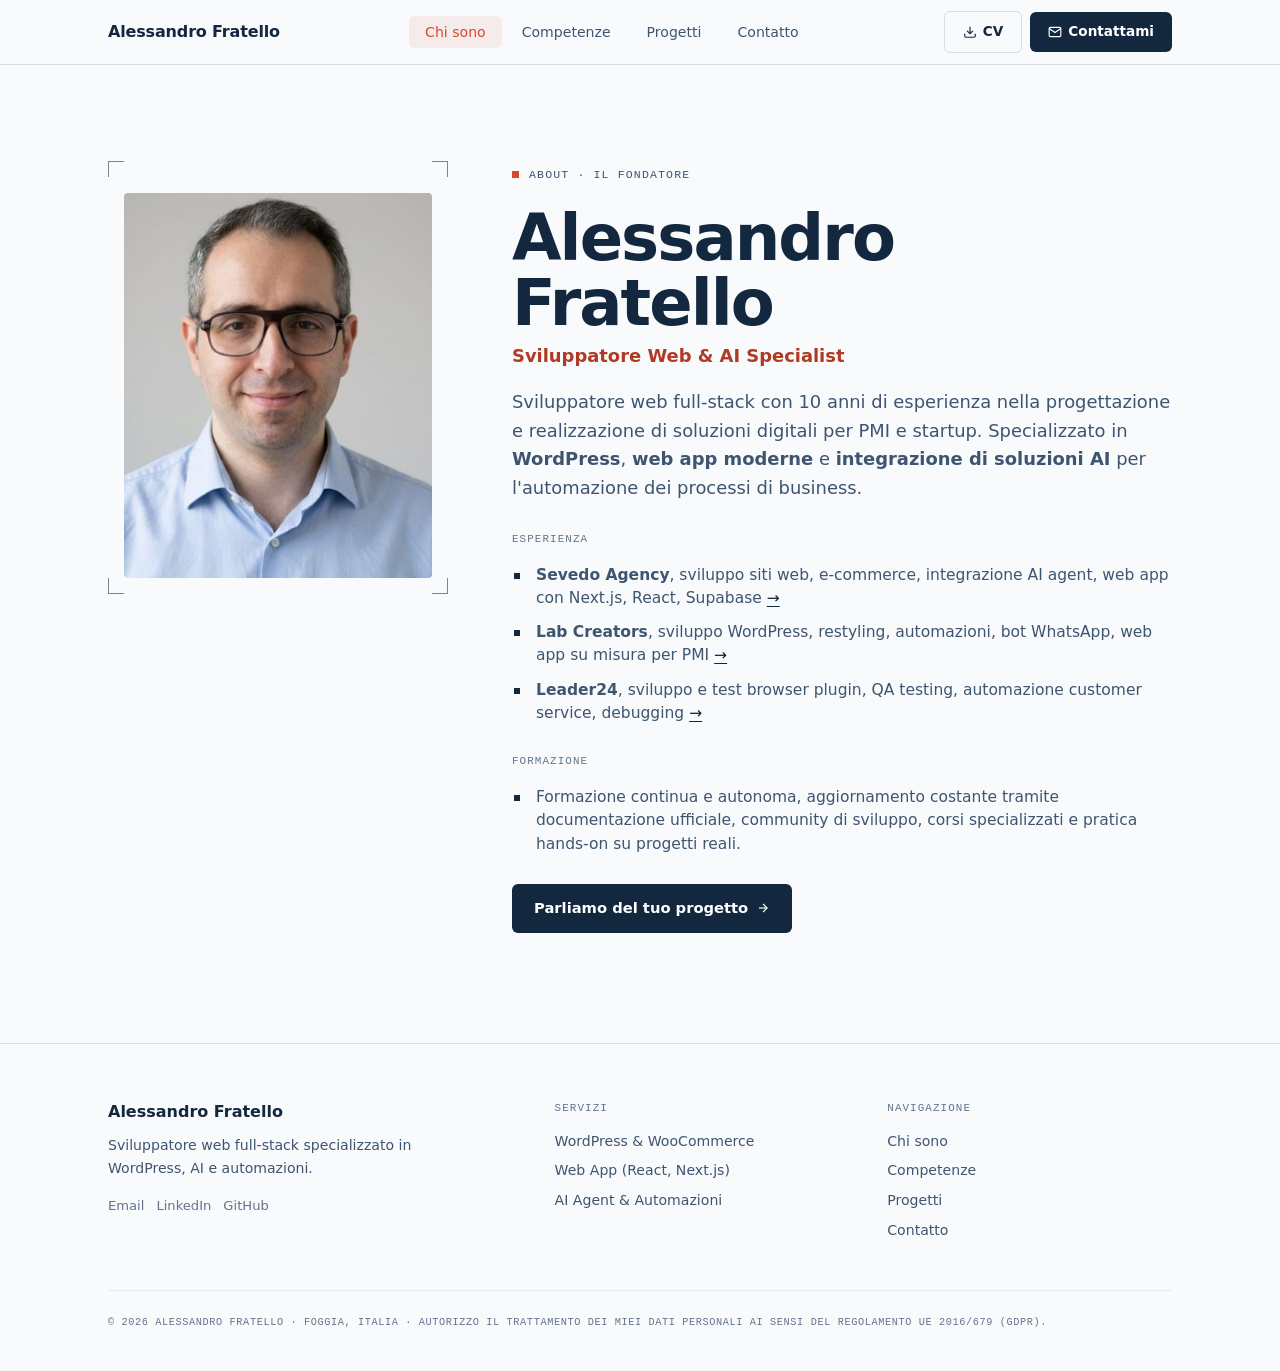
<file: index.html>
<!DOCTYPE html>
<html lang="it">
<head>
    <meta charset="UTF-8">
    <meta http-equiv="refresh" content="0;url=alessandro_fratello/">
    <title>Redirecting...</title>
</head>
<body>
    <p>Redirecting to <a href="alessandro_fratello/">cv.labcreators.it/alessandro_fratello/</a>...</p>
</body>
</html>
</file>
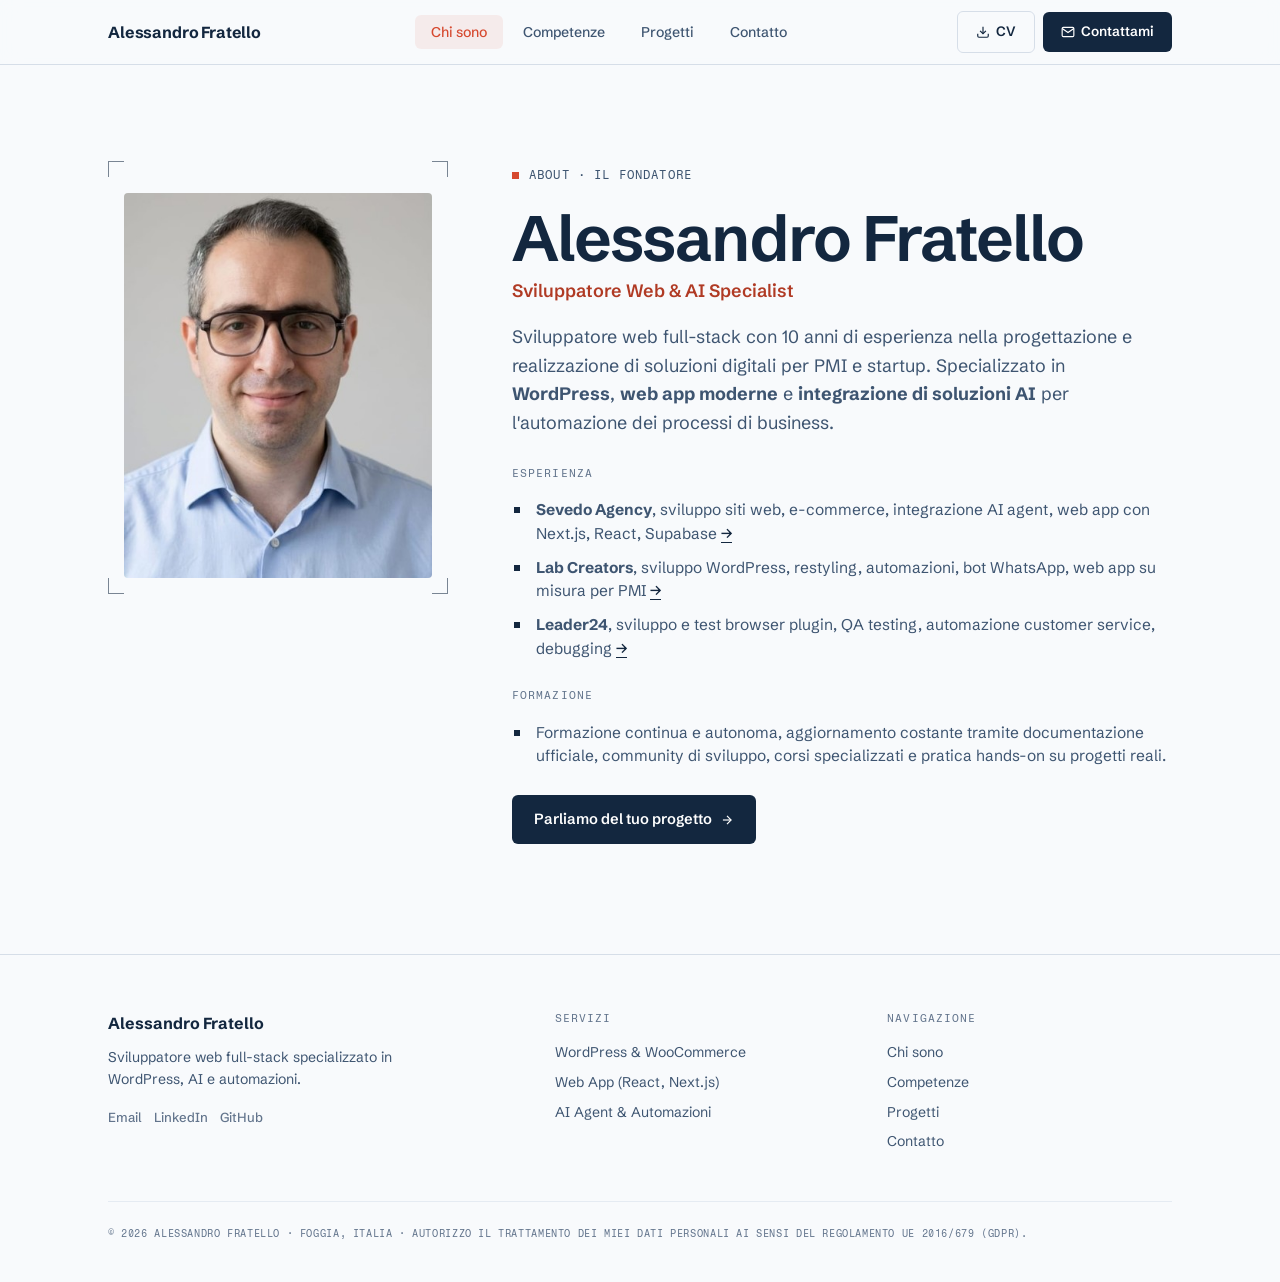
<file: alessandro_fratello/index.html>
<!DOCTYPE html>
<html lang="it">
<head>
    <meta charset="UTF-8">
    <meta name="viewport" content="width=device-width, initial-scale=1.0">
    <title>Alessandro Fratello | Sviluppatore Web &amp; AI</title>
    <meta name="description" content="Sviluppatore web full-stack specializzato in WordPress, AI e automazioni. Portfolio e contatti.">
    <meta name="keywords" content="sviluppatore web, WordPress, React, Next.js, AI, automazioni, freelance, Foggia, Italia">
    <meta name="author" content="Alessandro Fratello">
    <meta name="robots" content="index, follow">
    <meta property="og:title" content="Alessandro Fratello | Sviluppatore Web & AI">
    <meta property="og:description" content="Sviluppatore web full-stack specializzato in WordPress, AI e automazioni.">
    <meta property="og:type" content="website">
    <meta property="og:image" content="foto_alex_sq.jpg">
    <meta property="og:locale" content="it_IT">
    <meta name="twitter:card" content="summary">
    <meta name="twitter:title" content="Alessandro Fratello | Sviluppatore Web & AI">
    <meta name="twitter:description" content="Sviluppatore web full-stack specializzato in WordPress, AI e automazioni.">
    <link rel="icon" href="data:image/svg+xml,<svg xmlns='http://www.w3.org/2000/svg' viewBox='0 0 100 100'><circle cx='50' cy='50' r='46' fill='%2313273f'/><text x='50' y='58' text-anchor='middle' font-family='system-ui,sans-serif' font-size='36' font-weight='700' fill='%23f8fafc'>AF</text></svg>">
    <script type="application/ld+json">
    {
        "@context": "https://schema.org",
        "@type": "Person",
        "name": "Alessandro Fratello",
        "jobTitle": "Sviluppatore Web & AI Specialist",
        "email": "alexfratello1982@gmail.com",
        "telephone": "+393317181509",
        "address": { "@type": "PostalAddress", "addressLocality": "Foggia", "addressCountry": "IT" },
        "sameAs": [
            "https://linkedin.com/in/alex-fratello-0b1206293",
            "https://github.com/Alexfrate"
        ]
    }
    </script>
    <link rel="preconnect" href="https://fonts.googleapis.com">
    <link rel="preconnect" href="https://fonts.gstatic.com" crossorigin>
    <link href="https://fonts.googleapis.com/css2?family=Fragment+Mono:ital@0;1&family=Schibsted+Grotesk:ital,wght@0,400..900;1,400..900&display=swap" rel="stylesheet">
    <style>
        *{margin:0;padding:0;box-sizing:border-box}
        :root{
            --paper:#f8fafc;--paper-2:#eef2f7;--ink:#13273f;--ink-deep:#0c1a2c;
            --ink-soft:#3e5571;--ink-mute:#62748c;--hair:#d6dee8;--hair-soft:#e5ebf2;
            --verm:#d6492f;--verm-dark:#b03a24;
            --sans:'Schibsted Grotesk',system-ui,sans-serif;
            --mono:'Fragment Mono',ui-monospace,'SF Mono',Menlo,monospace;
            --radius:8px;--shadow:0 1px 3px rgba(0,0,0,.06),0 1px 2px rgba(0,0,0,.04)
        }
        html{scroll-behavior:smooth}
        body{background:var(--paper);color:var(--ink);font-family:var(--sans);line-height:1.55;-webkit-font-smoothing:antialiased}
        ::selection{background:var(--verm);color:#fff}

        /* NAV */
        .nav{position:sticky;top:0;z-index:100;background:rgba(248,250,252,.88);backdrop-filter:blur(10px);border-bottom:1px solid var(--hair)}
        .nav-inner{max-width:1120px;margin:0 auto;padding:0 28px;display:flex;align-items:center;justify-content:space-between;height:64px}
        .nav-brand{font-weight:700;font-size:1rem;color:var(--ink);text-decoration:none;letter-spacing:-.01em}
        .nav-tabs{display:flex;gap:4px}
        .nav-tab{padding:8px 16px;font-size:.88rem;font-weight:500;color:var(--ink-soft);text-decoration:none;border-radius:6px;transition:all .2s;cursor:pointer;border:none;background:none;font-family:var(--sans)}
        .nav-tab:hover{color:var(--ink);background:var(--hair-soft)}
        .nav-tab.active{color:var(--verm);background:rgba(214,73,47,.08)}
        .nav-cta{display:inline-flex;align-items:center;gap:6px;padding:9px 18px;font-size:.85rem;font-weight:600;color:#fff;background:var(--ink);border:none;border-radius:6px;text-decoration:none;transition:all .2s;font-family:var(--sans)}
        .nav-cta:hover{background:var(--ink-deep);transform:translateY(-1px)}
        .nav-cv{display:inline-flex;align-items:center;gap:6px;padding:9px 18px;font-size:.85rem;font-weight:600;color:var(--ink);background:none;border:1.5px solid var(--hair);border-radius:6px;text-decoration:none;transition:all .2s;font-family:var(--sans)}
        .nav-cv:hover{border-color:var(--ink);background:var(--hair-soft)}
        .nav-actions{display:flex;align-items:center;gap:8px}
        .nav-hamburger{display:none;background:none;border:none;cursor:pointer;padding:8px;color:var(--ink)}
        .nav-hamburger svg{width:22px;height:22px}
        .mobile-menu{display:none;position:fixed;top:64px;left:0;right:0;background:var(--paper);border-bottom:1px solid var(--hair);padding:16px 28px;z-index:99;flex-direction:column;gap:4px}
        .mobile-menu.open{display:flex}
        .mobile-menu .nav-tab{width:100%;text-align:left;padding:12px 16px;font-size:.95rem;border-radius:6px}
        .mobile-menu .nav-tab.active{color:var(--verm);background:rgba(214,73,47,.08)}
        .mobile-menu .mobile-actions{display:flex;gap:8px;margin-top:8px;padding-top:12px;border-top:1px solid var(--hair)}
        .mobile-menu .mobile-actions a{flex:1}

        /* CONTAINER */
        .container{max-width:1120px;margin:0 auto;padding:0 28px}

        /* TAB PANELS */
        .tab-panel{display:none;padding:96px 0 110px}
        .tab-panel.active{display:block}

        /* EYEBROW */
        .eyebrow{display:inline-flex;align-items:center;gap:10px;font-family:var(--mono);font-size:.72rem;font-weight:400;text-transform:uppercase;letter-spacing:.1em;color:var(--ink-soft)}
        .eyebrow::before{content:"";width:7px;height:7px;background:var(--verm);align-self:center;flex:0 0 auto}

        /* ABOUT GRID */
        .about-grid{display:grid;grid-template-columns:340px 1fr;gap:64px;align-items:start}
        .photo-wrap{position:relative;padding:16px;padding-top:32px}
        .cmark{position:absolute;width:16px;height:16px;border:0 solid var(--ink);opacity:.55}
        .cmark.tl{top:0;left:0;border-top-width:1.5px;border-left-width:1.5px}
        .cmark.tr{top:0;right:0;border-top-width:1.5px;border-right-width:1.5px}
        .cmark.bl{bottom:0;left:0;border-bottom-width:1.5px;border-left-width:1.5px}
        .cmark.br{bottom:0;right:0;border-bottom-width:1.5px;border-right-width:1.5px}
        .about-photo{width:100%;aspect-ratio:4/5;border-radius:4px;object-fit:cover;display:block}
        .about-name{font-size:clamp(2.6rem,5.2vw,4rem);font-weight:650;letter-spacing:-.03em;color:var(--ink);line-height:1.02;margin-top:20px}
        .about-role{font-size:1.12rem;color:var(--verm-dark);font-weight:600;margin-top:6px}
        .about-lead{font-size:1.12rem;color:var(--ink-soft);line-height:1.6;margin-top:18px}
        .about-sub{font-family:var(--mono);font-size:.68rem;font-weight:400;text-transform:uppercase;letter-spacing:.1em;color:var(--ink-mute);margin-top:28px}
        .about-list{list-style:none;padding:0;margin-top:16px;display:flex;flex-direction:column;gap:11px}
        .about-list li{position:relative;padding-left:24px;font-size:.97rem;color:var(--ink-soft);line-height:1.5}
        .about-list li::before{content:"";position:absolute;left:2px;top:9px;width:6px;height:6px;background:var(--ink)}
        .about-list a{color:var(--ink);font-weight:500;text-decoration:underline;text-underline-offset:3px}
        .about-list a:hover{color:var(--verm-dark)}
        .about-cta{display:inline-flex;align-items:center;gap:8px;margin-top:28px;padding:13px 22px;font-size:.92rem;font-weight:600;color:#fff;background:var(--ink);border:none;border-radius:6px;text-decoration:none;transition:all .2s;font-family:var(--sans)}
        .about-cta:hover{background:var(--ink-deep);transform:translateY(-1px)}

        /* SKILLS */
        .skills-grid{display:grid;grid-template-columns:repeat(2,1fr);gap:20px}
        .skill-card{background:var(--paper);border:1px solid var(--hair);border-radius:var(--radius);padding:24px}
        .skill-card-header{display:flex;align-items:center;gap:10px;margin-bottom:18px}
        .skill-card-icon{width:32px;height:32px;border-radius:6px;background:rgba(214,73,47,.08);display:flex;align-items:center;justify-content:center}
        .skill-card-icon svg{width:16px;height:16px;color:var(--verm)}
        .skill-card-title{font-size:.88rem;font-weight:600;color:var(--ink)}
        .skill-bar{margin-bottom:12px}
        .skill-bar:last-child{margin-bottom:0}
        .skill-bar-header{display:flex;justify-content:space-between;font-size:.82rem;margin-bottom:5px}
        .skill-bar-name{font-family:var(--mono);color:var(--ink);font-size:.8rem}
        .skill-bar-level{color:var(--ink-mute);font-size:.75rem}
        .skill-bar-track{height:6px;background:var(--hair-soft);border-radius:99px;overflow:hidden}
        .skill-bar-fill{height:100%;background:linear-gradient(90deg,var(--verm),#b03a24);border-radius:99px}

        /* PROJECTS */
        .projects-grid{display:grid;grid-template-columns:repeat(auto-fill,minmax(280px,1fr));gap:20px}
        .project-card{background:var(--paper);border:1px solid var(--hair);border-radius:var(--radius);overflow:hidden;transition:transform .2s,box-shadow .2s}
        .project-card:hover{transform:translateY(-2px);box-shadow:0 4px 12px rgba(0,0,0,.08)}
        .project-image{height:180px;overflow:hidden;position:relative;background:var(--paper-2)}
        .project-image img{width:100%;height:100%;object-fit:cover;object-position:top}
        .project-image::after{content:"";position:absolute;bottom:0;left:0;width:100%;height:40%;background:linear-gradient(to top,var(--paper),transparent)}
        .project-body{padding:20px}
        .project-body h3{font-weight:700;color:var(--ink);font-size:1.05rem;margin-bottom:4px}
        .project-body p{font-size:.88rem;color:var(--ink-soft);margin-bottom:12px;line-height:1.6}
        .project-tags{display:flex;flex-wrap:wrap;gap:5px}
        .project-tags span{font-size:.72rem;font-family:var(--mono);padding:3px 9px;border-radius:6px;background:rgba(214,73,47,.08);color:var(--verm-dark);font-weight:400}

        /* CONTACT */
        .contact-section{background:var(--ink);padding:64px;border-radius:var(--radius);margin-top:0;color:var(--paper)}
        .contact-grid{display:grid;grid-template-columns:1fr 1fr;gap:56px;align-items:start}
        .contact-title{font-size:clamp(1.9rem,3.5vw,2.8rem);font-weight:650;color:var(--paper);line-height:1.05;letter-spacing:-.025em}
        .contact-lead{color:rgba(248,250,252,.72);margin-top:16px;font-size:1.05rem;line-height:1.6}
        .contact-socials{display:flex;gap:10px;margin-top:24px;flex-wrap:wrap}
        .contact-socials a{display:inline-flex;align-items:center;gap:6px;padding:10px 16px;font-size:.82rem;font-weight:500;color:rgba(248,250,252,.82);background:rgba(248,250,252,.05);border:1px solid rgba(248,250,252,.18);border-radius:6px;text-decoration:none;transition:all .2s;font-family:var(--sans)}
        .contact-socials a:hover{background:rgba(248,250,252,.12);color:var(--paper);transform:translateY(-1px)}
        .contact-socials svg{width:14px;height:14px}
        .form-card{border:1px solid rgba(248,250,252,.16);border-radius:10px;padding:30px;background:rgba(248,250,252,.035)}
        .form-row{display:grid;grid-template-columns:1fr 1fr;gap:16px}
        .field{margin-bottom:16px}
        .field label{display:block;font-family:var(--mono);font-size:.66rem;letter-spacing:.08em;text-transform:uppercase;color:rgba(248,250,252,.7);margin-bottom:7px}
        .field input,.field textarea{width:100%;padding:12px 14px;font-size:.92rem;font-family:var(--sans);color:var(--paper);background:rgba(248,250,252,.05);border:1px solid rgba(248,250,252,.18);border-radius:6px;outline:none;transition:border-color .2s}
        .field input:focus,.field textarea:focus{border-color:rgba(195,228,255,.6);box-shadow:0 0 0 2px rgba(195,228,255,.15)}
        .field textarea{resize:vertical;min-height:124px;line-height:1.5}
        .btn-submit{padding:13px 22px;font-size:.92rem;font-weight:600;color:var(--paper);background:var(--ink);border:1px solid var(--hair);border-radius:6px;cursor:pointer;transition:all .2s;font-family:var(--sans)}
        .btn-submit:hover{background:var(--ink-deep);transform:translateY(-1px)}
        .form-foot{font-family:var(--mono);font-size:.66rem;letter-spacing:.03em;color:rgba(248,250,252,.5);margin-top:12px;text-align:center;line-height:1.6}
        .form-confirm{display:flex;align-items:center;gap:8px;padding:12px 16px;border-radius:6px;background:rgba(34,197,94,.12);border:1px solid rgba(34,197,94,.3);color:#86efac;font-size:.88rem;margin-top:14px;font-family:var(--sans)}

        /* FOOTER */
        footer{padding:56px 0 40px;border-top:1px solid var(--hair)}
        .footer-grid{display:grid;grid-template-columns:1.4fr 1fr 1fr;gap:48px}
        .footer-name{font-weight:700;font-size:1rem;color:var(--ink);margin-bottom:10px}
        .footer-tagline{font-size:.88rem;color:var(--ink-soft);line-height:1.6;max-width:320px}
        .footer-socials{display:flex;gap:12px;margin-top:16px}
        .footer-socials a{font-size:.82rem;font-weight:500;color:var(--ink-mute);text-decoration:none;transition:color .2s}
        .footer-socials a:hover{color:var(--verm)}
        footer h4{font-family:var(--mono);font-size:.68rem;font-weight:400;text-transform:uppercase;letter-spacing:.1em;color:var(--ink-mute);margin-bottom:14px}
        footer ul{list-style:none;padding:0}
        footer ul li{margin-bottom:8px}
        footer ul li,footer ul a{font-size:.88rem;color:var(--ink-soft);text-decoration:none;transition:color .2s}
        footer ul a:hover{color:var(--ink)}
        .footer-copy{font-family:var(--mono);font-size:.64rem;letter-spacing:.06em;text-transform:uppercase;color:var(--ink-mute);margin-top:40px;padding-top:24px;border-top:1px solid var(--hair-soft)}

        /* RESPONSIVE */
        @media(max-width:980px){
            .about-grid{grid-template-columns:1fr}
            .photo-wrap{max-width:360px}
        }
        @media(max-width:860px){
            .nav-tabs{display:none}
            .nav-actions{display:none}
            .nav-hamburger{display:flex}
            .contact-grid{grid-template-columns:1fr}
            .footer-grid{grid-template-columns:1fr 1fr}
        }
        @media(max-width:768px){
            .about-list li{text-align:left}
            .skills-grid{grid-template-columns:1fr}
            .form-row{grid-template-columns:1fr}
            section{padding:70px 0}
            .footer-grid{grid-template-columns:1fr}
            .footer-tagline{max-width:100%}
        }
    </style>
</head>
<body>

<!-- NAV -->
<nav class="nav">
    <div class="nav-inner">
        <a class="nav-brand" href="#">Alessandro Fratello</a>
        <div class="nav-tabs">
            <button class="nav-tab active" data-tab="chi-sono">Chi sono</button>
            <button class="nav-tab" data-tab="competenze">Competenze</button>
            <button class="nav-tab" data-tab="progetti">Progetti</button>
            <button class="nav-tab" data-tab="contatto">Contatto</button>
        </div>
        <div class="nav-actions">
            <a class="nav-cv" href="cv_alex.html" target="_blank">
                <svg width="14" height="14" viewBox="0 0 24 24" fill="none" stroke="currentColor" stroke-width="2"><path d="M21 15v4a2 2 0 01-2 2H5a2 2 0 01-2-2v-4"/><polyline points="7 10 12 15 17 10"/><line x1="12" y1="15" x2="12" y2="3"/></svg>
                CV
            </a>
            <a class="nav-cta" href="#" data-tab="contatto">
                <svg width="14" height="14" viewBox="0 0 24 24" fill="none" stroke="currentColor" stroke-width="2"><path d="M4 4h16c1.1 0 2 .9 2 2v12c0 1.1-.9 2-2 2H4c-1.1 0-2-.9-2-2V6c0-1.1.9-2 2-2z"/><polyline points="22,6 12,13 2,6"/></svg>
                Contattami
            </a>
        </div>
        <button class="nav-hamburger" onclick="toggleMobileMenu()" aria-label="Menu">
            <svg viewBox="0 0 24 24" fill="none" stroke="currentColor" stroke-width="2"><line x1="3" y1="6" x2="21" y2="6"/><line x1="3" y1="12" x2="21" y2="12"/><line x1="3" y1="18" x2="21" y2="18"/></svg>
        </button>
    </div>
    <div class="mobile-menu" id="mobile-menu">
        <button class="nav-tab active" data-tab="chi-sono" onclick="switchTab('chi-sono');closeMobileMenu()">Chi sono</button>
        <button class="nav-tab" data-tab="competenze" onclick="switchTab('competenze');closeMobileMenu()">Competenze</button>
        <button class="nav-tab" data-tab="progetti" onclick="switchTab('progetti');closeMobileMenu()">Progetti</button>
        <button class="nav-tab" data-tab="contatto" onclick="switchTab('contatto');closeMobileMenu()">Contatto</button>
        <div class="mobile-actions">
            <a class="nav-cv" href="cv_alex.html" target="_blank">
                <svg width="14" height="14" viewBox="0 0 24 24" fill="none" stroke="currentColor" stroke-width="2"><path d="M21 15v4a2 2 0 01-2 2H5a2 2 0 01-2-2v-4"/><polyline points="7 10 12 15 17 10"/><line x1="12" y1="15" x2="12" y2="3"/></svg>
                CV
            </a>
            <a class="nav-cta" href="#" data-tab="contatto" onclick="switchTab('contatto');closeMobileMenu()">
                <svg width="14" height="14" viewBox="0 0 24 24" fill="none" stroke="currentColor" stroke-width="2"><path d="M4 4h16c1.1 0 2 .9 2 2v12c0 1.1-.9 2-2 2H4c-1.1 0-2-.9-2-2V6c0-1.1.9-2 2-2z"/><polyline points="22,6 12,13 2,6"/></svg>
                Contattami
            </a>
        </div>
    </div>
    </div>
</nav>

<!-- TAB: CHI SONO -->
<div class="tab-panel active" id="chi-sono">
    <div class="container">
        <div class="about-grid">
            <div class="photo-wrap">
                <span class="cmark tl" aria-hidden="true"></span><span class="cmark tr" aria-hidden="true"></span>
                <span class="cmark bl" aria-hidden="true"></span><span class="cmark br" aria-hidden="true"></span>
                <img src="foto_alex_sq.jpg" alt="Alessandro Fratello" class="about-photo">
            </div>
            <div>
                <span class="eyebrow">About &middot; il fondatore</span>
                <h1 class="about-name">Alessandro Fratello</h1>
                <p class="about-role">Sviluppatore Web &amp; AI Specialist</p>
                <p class="about-lead">Sviluppatore web full-stack con 10 anni di esperienza nella progettazione e realizzazione di soluzioni digitali per PMI e startup. Specializzato in <strong>WordPress</strong>, <strong>web app moderne</strong> e <strong>integrazione di soluzioni AI</strong> per l'automazione dei processi di business.</p>

                <h4 class="about-sub">Esperienza</h4>
                <ul class="about-list">
                    <li><strong>Sevedo Agency</strong>, sviluppo siti web, e-commerce, integrazione AI agent, web app con Next.js, React, Supabase <a href="https://sevedo.it" target="_blank" rel="noopener">→</a></li>
                    <li><strong>Lab Creators</strong>, sviluppo WordPress, restyling, automazioni, bot WhatsApp, web app su misura per PMI <a href="https://www.labcreators.it" target="_blank" rel="noopener">→</a></li>
                    <li><strong>Leader24</strong>, sviluppo e test browser plugin, QA testing, automazione customer service, debugging <a href="https://leader24.ai/it" target="_blank" rel="noopener">→</a></li>
                </ul>

                <h4 class="about-sub">Formazione</h4>
                <ul class="about-list">
                    <li>Formazione continua e autonoma, aggiornamento costante tramite documentazione ufficiale, community di sviluppo, corsi specializzati e pratica hands-on su progetti reali.</li>
                </ul>

                <a class="about-cta" href="#contatto" onclick="switchTab('contatto')">
                    Parliamo del tuo progetto
                    <svg width="14" height="14" viewBox="0 0 24 24" fill="none" stroke="currentColor" stroke-width="2"><line x1="5" y1="12" x2="19" y2="12"/><polyline points="12 5 19 12 12 19"/></svg>
                </a>
            </div>
        </div>
    </div>
</div>

<!-- TAB: COMPETENZE -->
<div class="tab-panel" id="competenze">
    <div class="container">
        <span class="eyebrow">Skills</span>
        <h2 style="font-size:clamp(1.9rem,3.5vw,2.8rem);font-weight:700;letter-spacing:-.025em;margin-top:14px;margin-bottom:32px">Competenze Tecniche</h2>
        <div class="skills-grid">
            <div class="skill-card">
                <div class="skill-card-header">
                    <div class="skill-card-icon"><svg viewBox="0 0 24 24" fill="none" stroke="currentColor" stroke-width="2"><circle cx="12" cy="12" r="10"/><line x1="2" y1="12" x2="22" y2="12"/><path d="M12 2a15.3 15.3 0 014 10 15.3 15.3 0 01-4 10 15.3 15.3 0 01-4-10 15.3 15.3 0 014-10z"/></svg></div>
                    <h3 class="skill-card-title">CMS &amp; E-commerce</h3>
                </div>
                <div class="skill-bar"><div class="skill-bar-header"><span class="skill-bar-name">WordPress</span><span class="skill-bar-level">90%</span></div><div class="skill-bar-track"><div class="skill-bar-fill" style="width:90%"></div></div></div>
                <div class="skill-bar"><div class="skill-bar-header"><span class="skill-bar-name">WooCommerce</span><span class="skill-bar-level">85%</span></div><div class="skill-bar-track"><div class="skill-bar-fill" style="width:85%"></div></div></div>
                <div class="skill-bar"><div class="skill-bar-header"><span class="skill-bar-name">Elementor</span><span class="skill-bar-level">80%</span></div><div class="skill-bar-track"><div class="skill-bar-fill" style="width:80%"></div></div></div>
            </div>
            <div class="skill-card">
                <div class="skill-card-header">
                    <div class="skill-card-icon"><svg viewBox="0 0 24 24" fill="none" stroke="currentColor" stroke-width="2"><polyline points="16 18 22 12 16 6"/><polyline points="8 6 2 12 8 18"/></svg></div>
                    <h3 class="skill-card-title">Frontend &amp; Framework</h3>
                </div>
                <div class="skill-bar"><div class="skill-bar-header"><span class="skill-bar-name">React / Next.js</span><span class="skill-bar-level">85%</span></div><div class="skill-bar-track"><div class="skill-bar-fill" style="width:85%"></div></div></div>
                <div class="skill-bar"><div class="skill-bar-header"><span class="skill-bar-name">HTML5 / CSS3</span><span class="skill-bar-level">92%</span></div><div class="skill-bar-track"><div class="skill-bar-fill" style="width:92%"></div></div></div>
                <div class="skill-bar"><div class="skill-bar-header"><span class="skill-bar-name">JavaScript</span><span class="skill-bar-level">80%</span></div><div class="skill-bar-track"><div class="skill-bar-fill" style="width:80%"></div></div></div>
            </div>
            <div class="skill-card">
                <div class="skill-card-header">
                    <div class="skill-card-icon"><svg viewBox="0 0 24 24" fill="none" stroke="currentColor" stroke-width="2"><path d="M12 2a10 10 0 1010 10A10 10 0 0012 2zm0 18a8 8 0 118-8 8 8 0 01-8 8z"/><path d="M12 6v6l4 2"/></svg></div>
                    <h3 class="skill-card-title">AI &amp; Automazione</h3>
                </div>
                <div class="skill-bar"><div class="skill-bar-header"><span class="skill-bar-name">AI Agent / Chatbot</span><span class="skill-bar-level">88%</span></div><div class="skill-bar-track"><div class="skill-bar-fill" style="width:88%"></div></div></div>
                <div class="skill-bar"><div class="skill-bar-header"><span class="skill-bar-name">MCP / API REST</span><span class="skill-bar-level">82%</span></div><div class="skill-bar-track"><div class="skill-bar-fill" style="width:82%"></div></div></div>
                <div class="skill-bar"><div class="skill-bar-header"><span class="skill-bar-name">Coding Agent Tools</span><span class="skill-bar-level">85%</span></div><div class="skill-bar-track"><div class="skill-bar-fill" style="width:85%"></div></div></div>
            </div>
            <div class="skill-card">
                <div class="skill-card-header">
                    <div class="skill-card-icon"><svg viewBox="0 0 24 24" fill="none" stroke="currentColor" stroke-width="2"><ellipse cx="12" cy="5" rx="9" ry="3"/><path d="M21 12c0 1.66-4 3-9 3s-9-1.34-9-3"/><path d="M3 5v14c0 1.66 4 3 9 3s9-1.34 9-3V5"/></svg></div>
                    <h3 class="skill-card-title">Database &amp; Cloud</h3>
                </div>
                <div class="skill-bar"><div class="skill-bar-header"><span class="skill-bar-name">PostgreSQL / Supabase</span><span class="skill-bar-level">80%</span></div><div class="skill-bar-track"><div class="skill-bar-fill" style="width:80%"></div></div></div>
                <div class="skill-bar"><div class="skill-bar-header"><span class="skill-bar-name">Vercel / Cloudflare</span><span class="skill-bar-level">85%</span></div><div class="skill-bar-track"><div class="skill-bar-fill" style="width:85%"></div></div></div>
                <div class="skill-bar"><div class="skill-bar-header"><span class="skill-bar-name">PHP / Node.js</span><span class="skill-bar-level">78%</span></div><div class="skill-bar-track"><div class="skill-bar-fill" style="width:78%"></div></div></div>
            </div>
        </div>
    </div>
</div>

<!-- TAB: PROGETTI -->
<div class="tab-panel" id="progetti">
    <div class="container">
        <span class="eyebrow">Portfolio</span>
        <h2 style="font-size:clamp(1.9rem,3.5vw,2.8rem);font-weight:700;letter-spacing:-.025em;margin-top:14px;margin-bottom:32px">Progetti</h2>
        <div class="projects-grid">
            <div class="project-card">
                <div class="project-image"><img src="screenshot_sevedo.jpg" alt="Sevedo Agency"></div>
                <div class="project-body">
                    <h3>Sevedo Agency</h3>
                    <p>Sviluppo siti web, e-commerce e integrazione AI agent per agency con clienti in tutto il mondo.</p>
                    <div class="project-tags"><span>WordPress</span><span>Next.js</span><span>React</span><span>AI Agent</span></div>
                </div>
            </div>
            <div class="project-card">
                <div class="project-image"><img src="screenshot_labcreators.jpg" alt="Lab Creators"></div>
                <div class="project-body">
                    <h3>Lab Creators</h3>
                    <p>Web agency italiana. Sviluppo WordPress, restyling, automazioni e bot WhatsApp per PMI.</p>
                    <div class="project-tags"><span>WordPress</span><span>WooCommerce</span><span>PHP</span><span>Automazioni</span></div>
                </div>
            </div>
            <div class="project-card">
                <div class="project-image"><img src="screenshot_leader24.jpg" alt="Leader24"></div>
                <div class="project-body">
                    <h3>Leader24</h3>
                    <p>Piattaforma SaaS multi-tenant per agenti AI su WhatsApp e livechat. Sviluppo e test browser plugin.</p>
                    <div class="project-tags"><span>AI/LLM</span><span>WhatsApp API</span><span>Browser Plugin</span></div>
                </div>
            </div>
        </div>
    </div>
</div>

<!-- TAB: CONTATTO -->
<div class="tab-panel" id="contatto">
    <div class="container">
        <div class="contact-section">
            <div class="contact-grid">
                <div>
                    <span class="eyebrow" style="color:#60a5fa">Contact</span>
                    <h2 class="contact-title">Parliamo del tuo progetto</h2>
                    <p class="contact-lead">Compila il form e ti rispondo entro 1 giorno lavorativo. O scrivimi direttamente.</p>
                    <div class="contact-socials">
                        <a href="mailto:alexfratello1982@gmail.com">
                            <svg viewBox="0 0 24 24" fill="none" stroke="currentColor" stroke-width="2"><path d="M4 4h16c1.1 0 2 .9 2 2v12c0 1.1-.9 2-2 2H4c-1.1 0-2-.9-2-2V6c0-1.1.9-2 2-2z"/><polyline points="22,6 12,13 2,6"/></svg>
                            Email
                        </a>
                        <a href="https://linkedin.com/in/alex-fratello-0b1206293" target="_blank" rel="noopener">
                            <svg viewBox="0 0 24 24" fill="currentColor"><path d="M20.447 20.452h-3.554v-5.569c0-1.328-.027-3.037-1.852-3.037-1.853 0-2.136 1.445-2.136 2.939v5.667H9.351V9h3.414v1.561h.046c.477-.9 1.637-1.85 3.37-1.85 3.601 0 4.267 2.37 4.267 5.455v6.286zM5.337 7.433c-1.144 0-2.063-.926-2.063-2.065 0-1.138.92-2.063 2.063-2.063 1.14 0 2.064.925 2.064 2.063 0 1.139-.925 2.065-2.064 2.065zm1.782 13.019H3.555V9h3.564v11.452zM22.225 0H1.771C.792 0 0 .774 0 1.729v20.542C0 23.227.792 24 1.771 24h20.451C23.2 24 24 23.227 24 22.271V1.729C24 .774 23.2 0 22.222 0h.003z"/></svg>
                            LinkedIn
                        </a>
                        <a href="https://github.com/Alexfrate" target="_blank" rel="noopener">
                            <svg viewBox="0 0 24 24" fill="currentColor"><path d="M12 0c-6.626 0-12 5.373-12 12 0 5.302 3.438 9.8 8.207 11.387.599.111.793-.261.793-.577v-2.234c-3.338.726-4.033-1.416-4.033-1.416-.546-1.387-1.333-1.756-1.333-1.756-1.089-.745.083-.729.083-.729 1.205.084 1.839 1.237 1.839 1.237 1.07 1.834 2.807 1.304 3.492.997.107-.775.418-1.305.762-1.604-2.665-.305-5.467-1.334-5.467-5.931 0-1.311.469-2.381 1.236-3.221-.124-.303-.535-1.524.117-3.176 0 0 1.008-.322 3.301 1.23.957-.266 1.983-.399 3.003-.404 1.02.005 2.047.138 3.006.404 2.291-1.552 3.297-1.23 3.297-1.23.653 1.653.242 2.874.118 3.176.77.84 1.235 1.911 1.235 3.221 0 4.609-2.807 5.624-5.479 5.921.43.372.823 1.102.823 2.222v3.293c0 .319.192.694.801.576 4.765-1.589 8.199-6.086 8.199-11.386 0-6.627-5.373-12-12-12z"/></svg>
                            GitHub
                        </a>
                    </div>
                </div>
                <form class="form-card" action="https://formsubmit.co/alexfratello1982@gmail.com" method="POST">
                    <input type="hidden" name="_subject" value="Nuovo messaggio dal portfolio">
                    <input type="hidden" name="_captcha" value="false">
                    <input type="hidden" name="_next" value="">
                    <div class="form-row">
                        <div class="field">
                            <label for="f-nome">Nome</label>
                            <input id="f-nome" name="name" autocomplete="name" required placeholder="Il tuo nome">
                        </div>
                        <div class="field">
                            <label for="f-email">Email</label>
                            <input id="f-email" name="email" type="email" autocomplete="email" required placeholder="la-tua@email.it">
                        </div>
                    </div>
                    <div class="field">
                        <label for="f-msg">Messaggio</label>
                        <textarea id="f-msg" name="message" rows="5" required placeholder="Raccontami del tuo progetto..."></textarea>
                    </div>
                    <button class="btn-submit" type="submit">Invia messaggio</button>
                    <div id="form-confirm" class="form-confirm" style="display:none">
                        <svg width="18" height="18" viewBox="0 0 24 24" fill="none" stroke="currentColor" stroke-width="2"><path d="M22 11.08V12a10 10 0 11-5.93-9.14"/><polyline points="22 4 12 14.01 9 11.01"/></svg>
                        <span>Messaggio inviato! Ti rispondo entro 1 giorno lavorativo.</span>
                    </div>
                    <p class="form-foot">Nessun dato viene memorizzato. Risposta entro 1 giorno lavorativo.</p>
                </form>
            </div>
        </div>
    </div>
</div>

<!-- FOOTER -->
<footer>
    <div class="container">
        <div class="footer-grid">
            <div>
                <p class="footer-name">Alessandro Fratello</p>
                <p class="footer-tagline">Sviluppatore web full-stack specializzato in WordPress, AI e automazioni.</p>
                <div class="footer-socials">
                    <a href="mailto:alexfratello1982@gmail.com">Email</a>
                    <a href="https://linkedin.com/in/alex-fratello-0b1206293" target="_blank" rel="noopener">LinkedIn</a>
                    <a href="https://github.com/Alexfrate" target="_blank" rel="noopener">GitHub</a>
                </div>
            </div>
            <div>
                <h4>Servizi</h4>
                <ul>
                    <li>WordPress &amp; WooCommerce</li>
                    <li>Web App (React, Next.js)</li>
                    <li>AI Agent &amp; Automazioni</li>
                </ul>
            </div>
            <div>
                <h4>Navigazione</h4>
                <ul>
                    <li><a href="#" onclick="switchTab('chi-sono')">Chi sono</a></li>
                    <li><a href="#" onclick="switchTab('competenze')">Competenze</a></li>
                    <li><a href="#" onclick="switchTab('progetti')">Progetti</a></li>
                    <li><a href="#" onclick="switchTab('contatto')">Contatto</a></li>
                </ul>
            </div>
        </div>
        <p class="footer-copy">&copy; 2026 Alessandro Fratello &middot; Foggia, Italia &middot; Autorizzo il trattamento dei miei dati personali ai sensi del Regolamento UE 2016/679 (GDPR).</p>
    </div>
</footer>

<script>
// Tab navigation
function switchTab(tabId) {
    document.querySelectorAll('.tab-panel').forEach(p => p.classList.remove('active'));
    document.querySelectorAll('.nav-tab').forEach(t => t.classList.remove('active'));
    document.getElementById(tabId).classList.add('active');
    document.querySelectorAll('[data-tab="'+tabId+'"]').forEach(t => t.classList.add('active'));
    window.scrollTo({top: 0, behavior: 'smooth'});
}

// Mobile menu
function toggleMobileMenu() {
    document.getElementById('mobile-menu').classList.toggle('open');
}
function closeMobileMenu() {
    document.getElementById('mobile-menu').classList.remove('open');
}
document.addEventListener('click', function(e) {
    const menu = document.getElementById('mobile-menu');
    const btn = document.querySelector('.nav-hamburger');
    if (menu && !menu.contains(e.target) && !btn.contains(e.target)) {
        closeMobileMenu();
    }
});

document.querySelectorAll('[data-tab]').forEach(btn => {
    btn.addEventListener('click', e => {
        e.preventDefault();
        switchTab(btn.dataset.tab);
    });
});

// Contact form → FormSubmit.co (AJAX)
document.querySelector('.form-card').addEventListener('submit', function(e) {
    e.preventDefault();
    const form = this;
    const confirm = document.getElementById('form-confirm');
    const btn = form.querySelector('.btn-submit');
    btn.textContent = 'Invio in corso...';
    btn.disabled = true;
    fetch(form.action, {
        method: 'POST',
        body: new FormData(form),
        headers: { 'Accept': 'application/json' }
    }).then(response => {
        if (response.ok) {
            form.style.display = 'none';
            confirm.style.display = 'flex';
        } else {
            response.json().then(data => {
                if (data.errors) {
                    alert(data.errors.map(e => e.message).join('\n'));
                }
            });
        }
        btn.textContent = 'Invia messaggio';
        btn.disabled = false;
    }).catch(() => {
        alert('Errore di rete. Riprova più tardi.');
        btn.textContent = 'Invia messaggio';
        btn.disabled = false;
    });
});
</script>

</body>
</html>
</file>
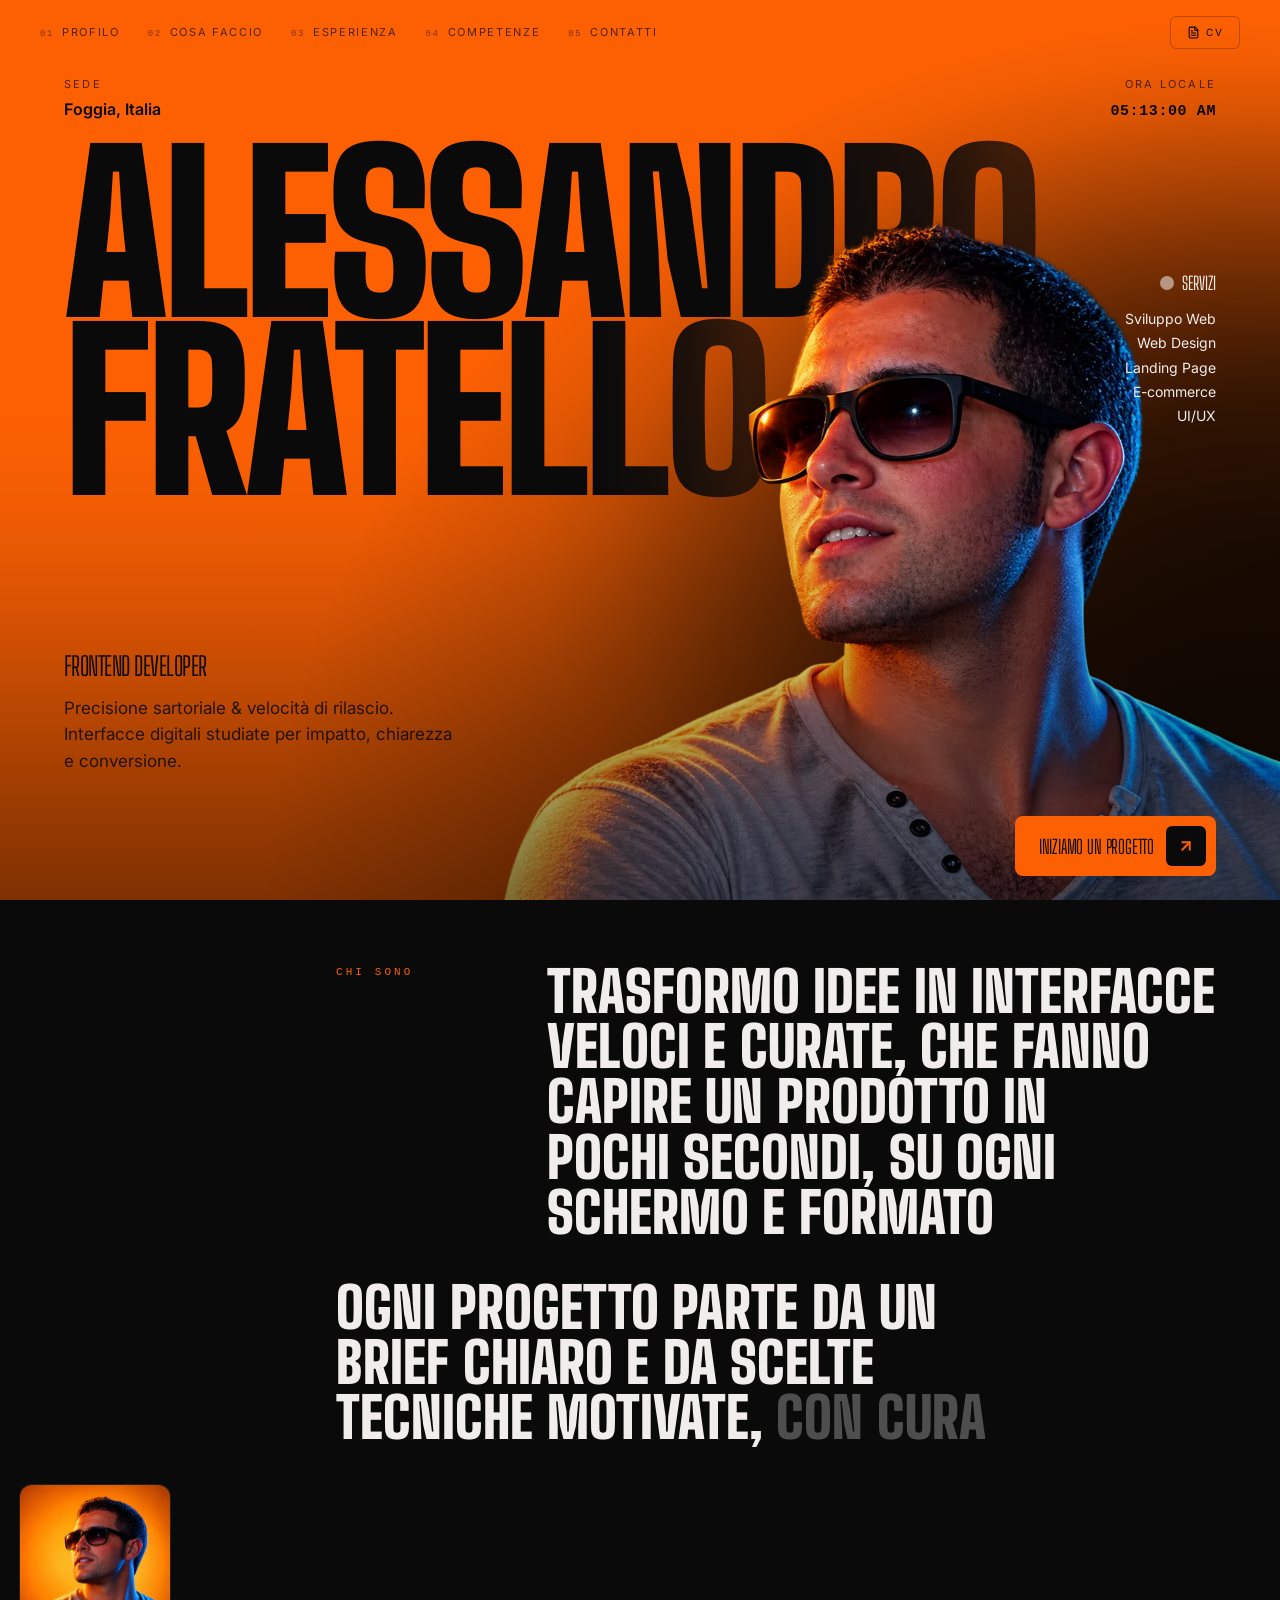
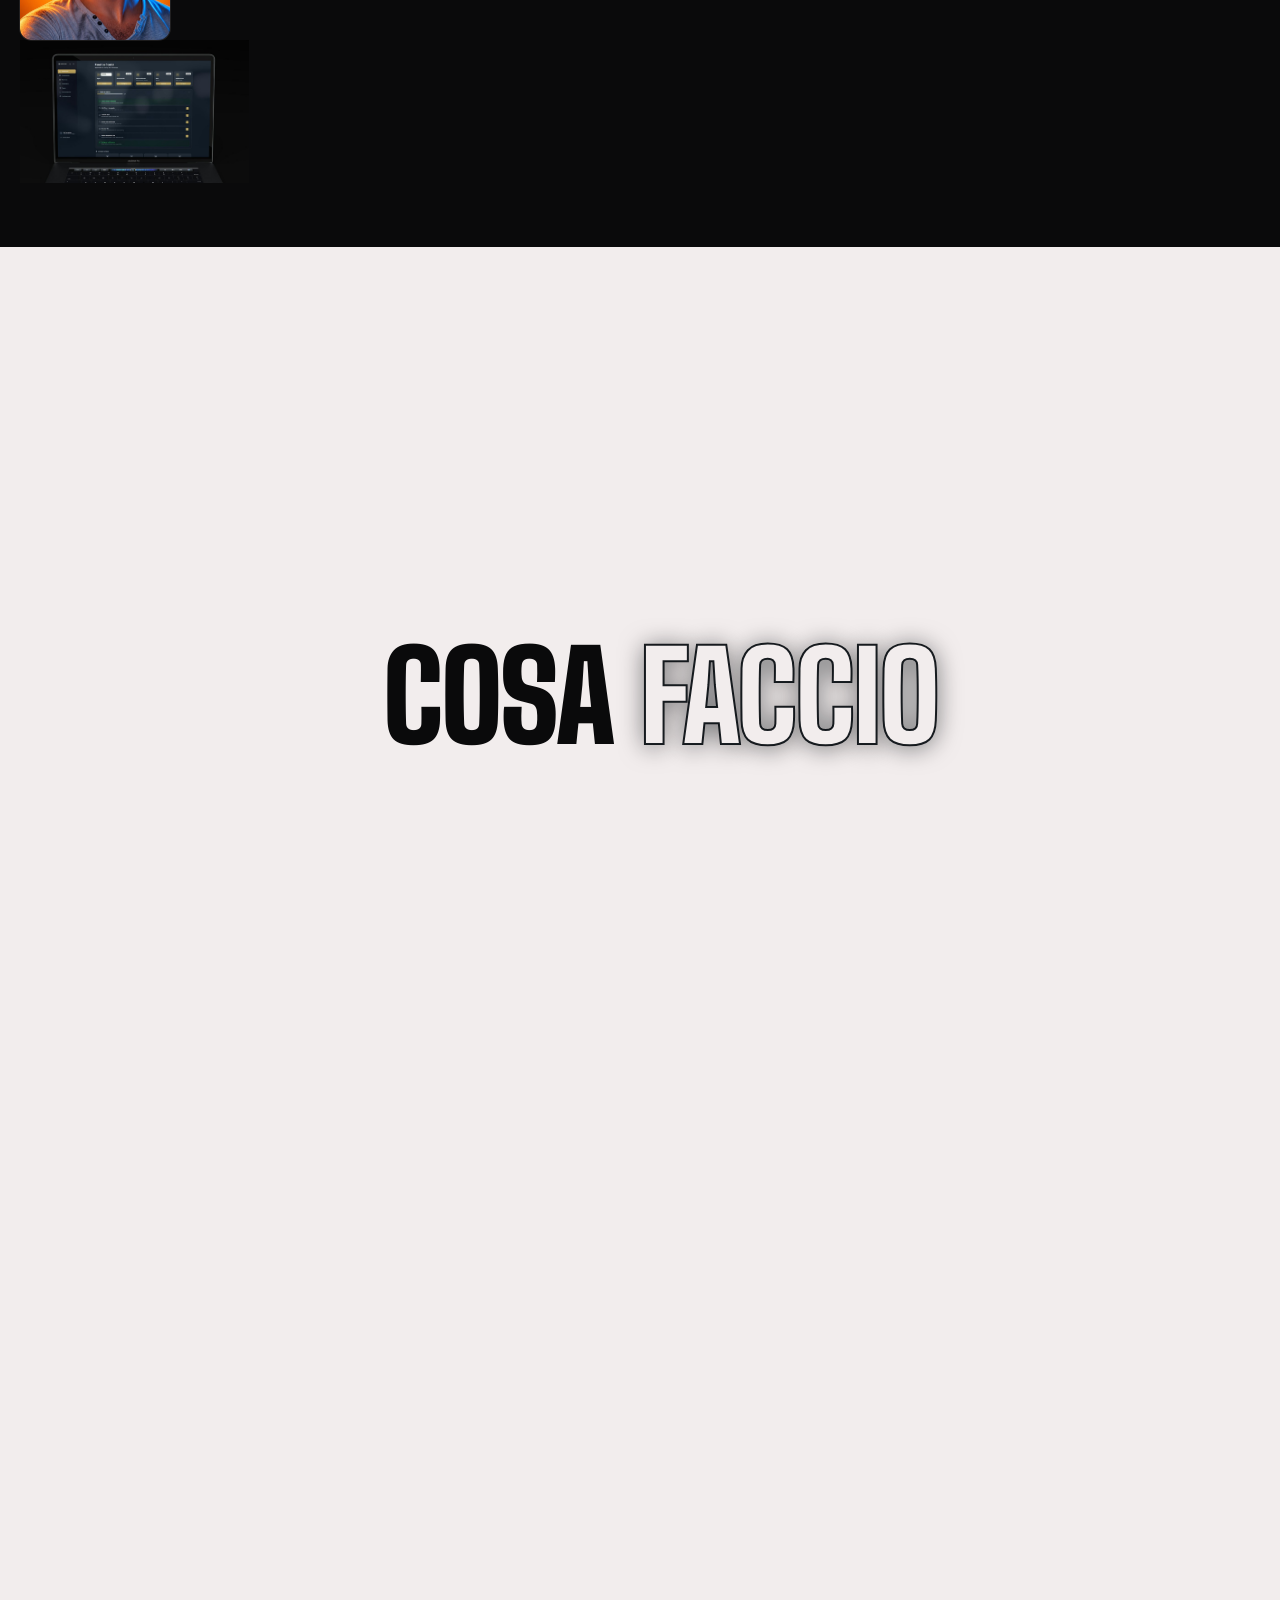
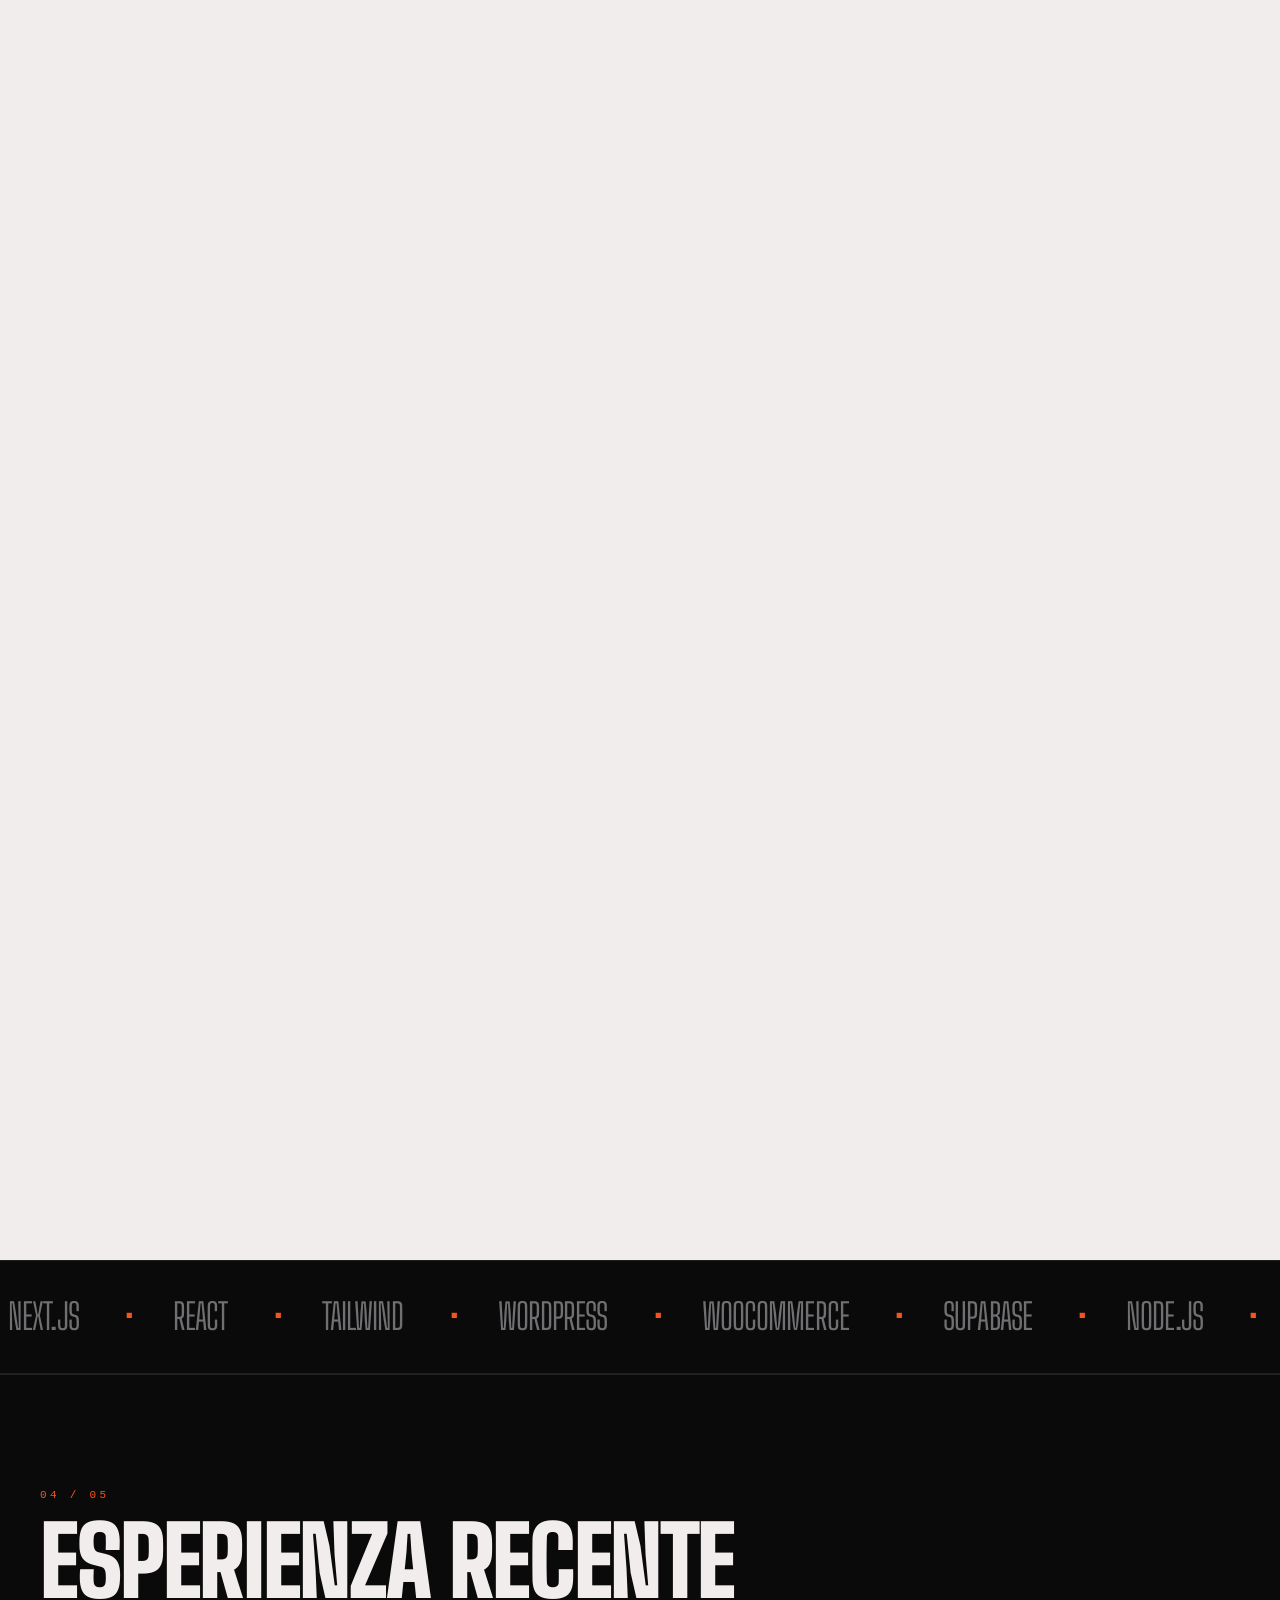
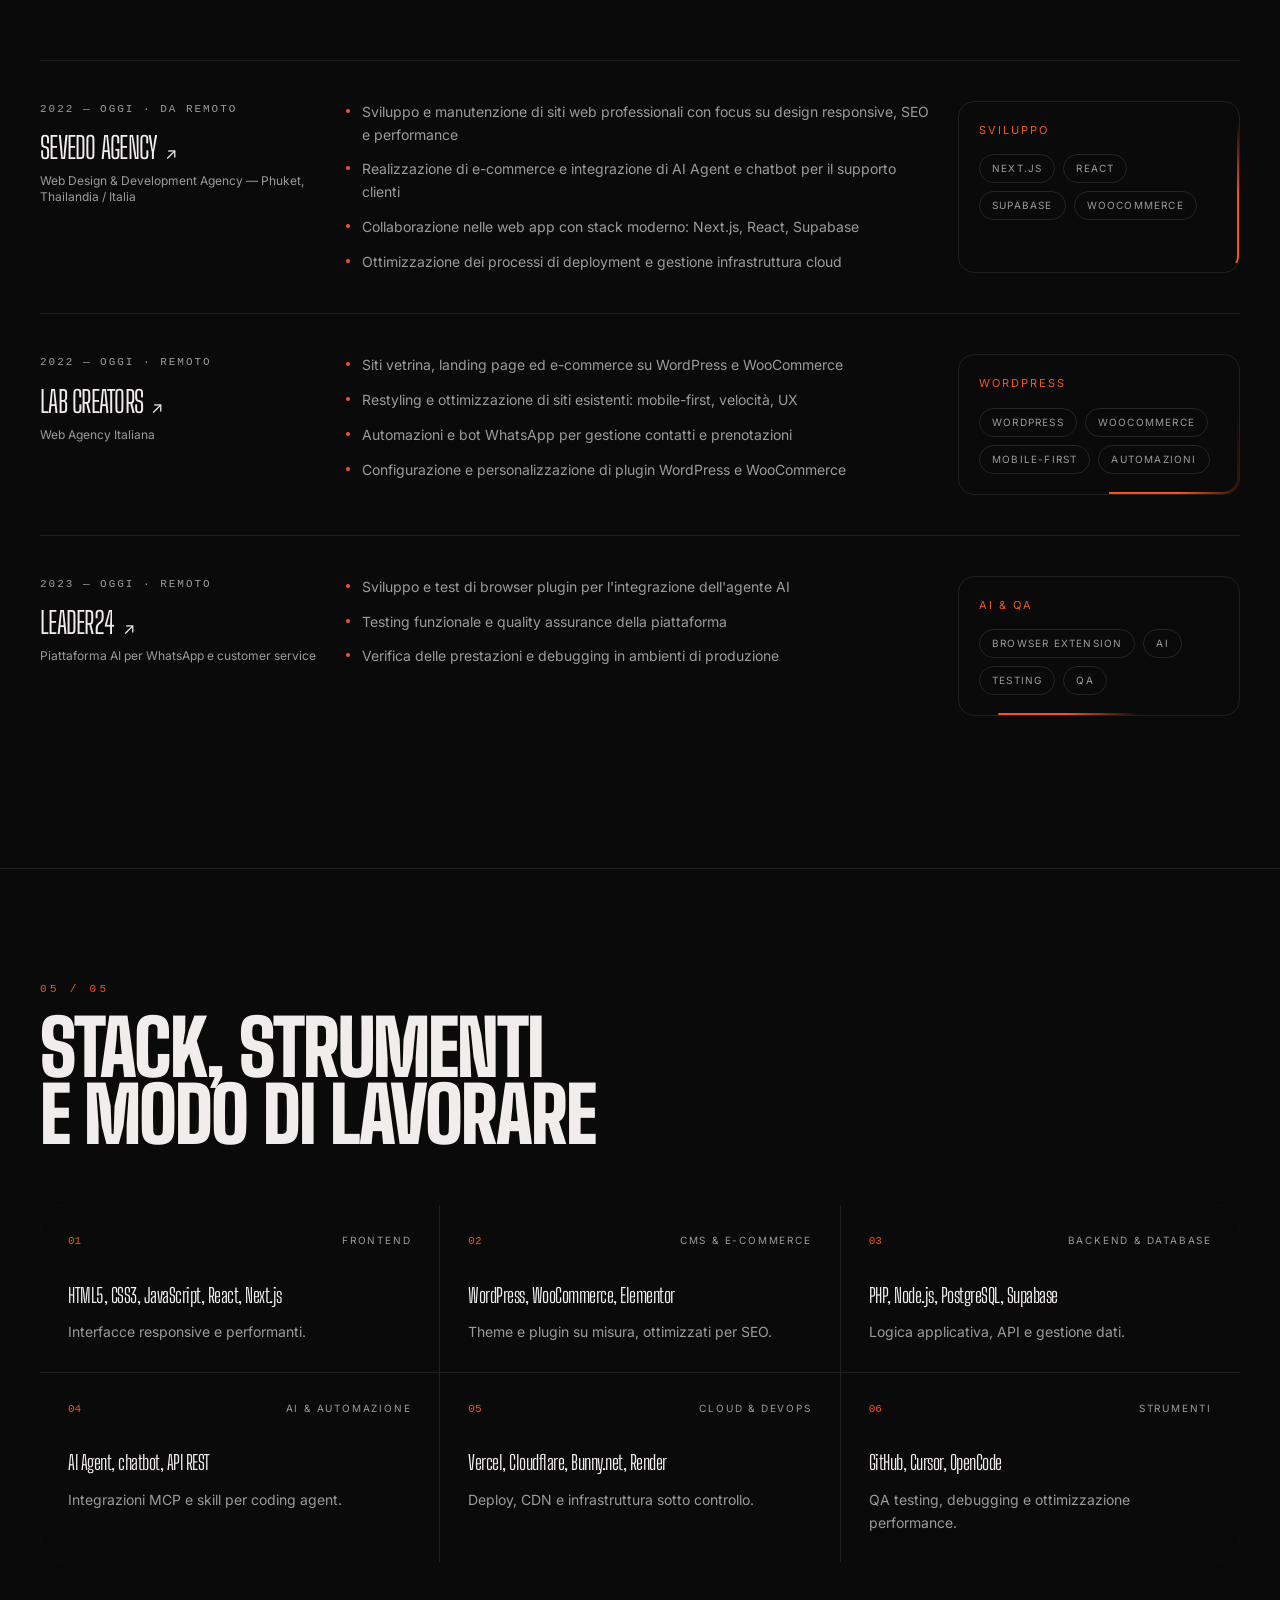
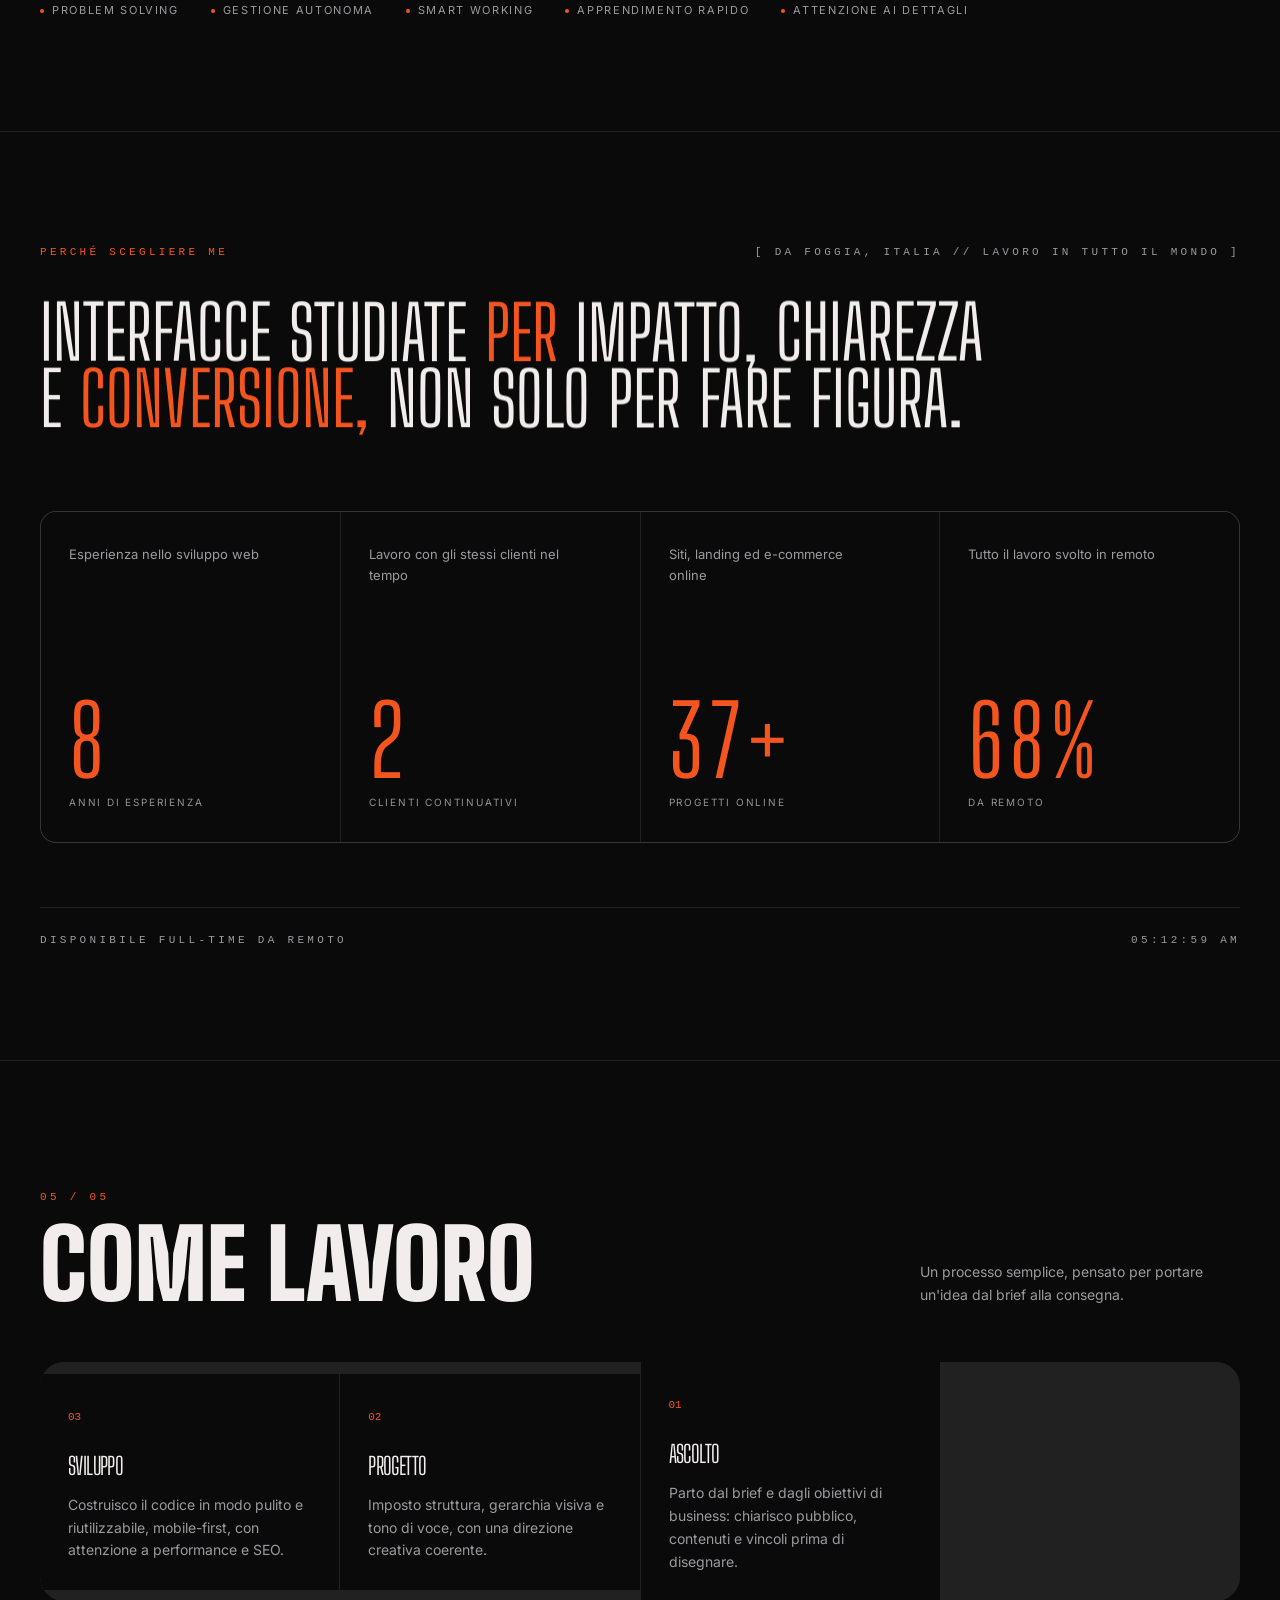
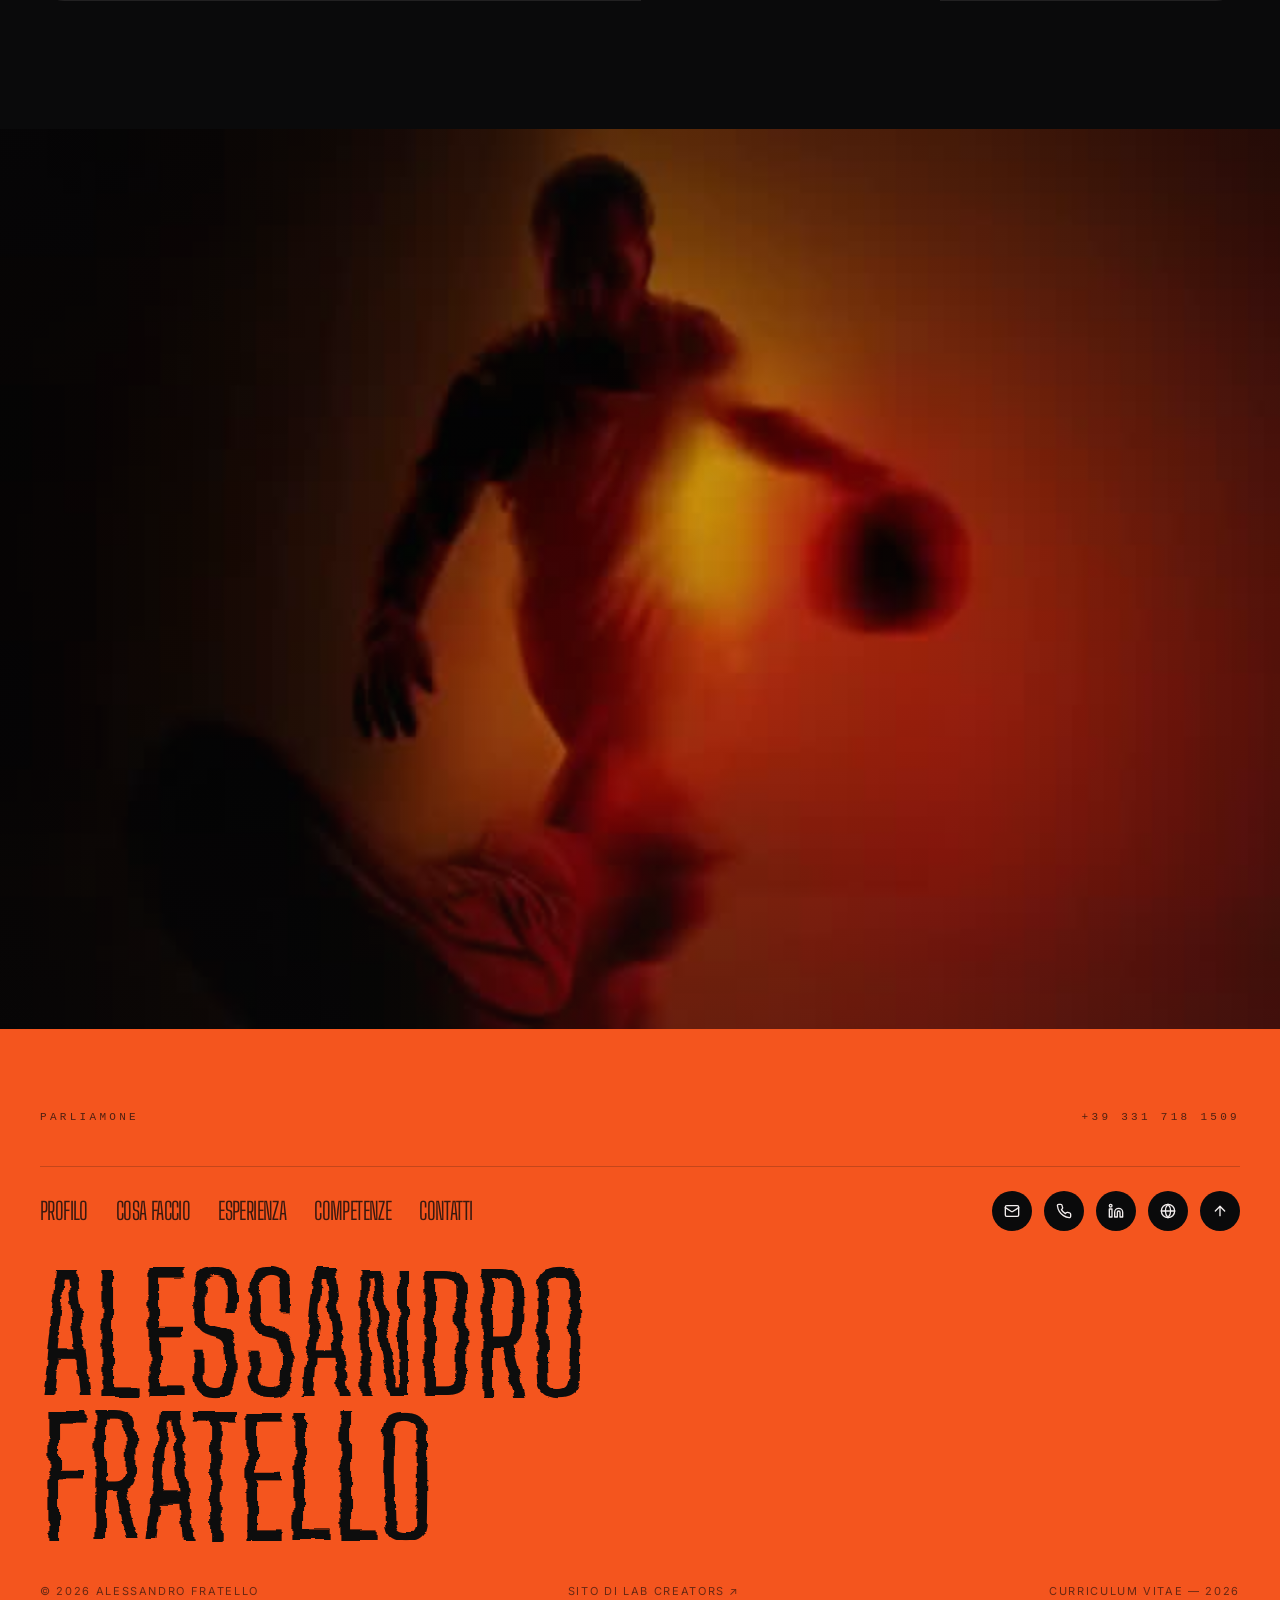
<file: alessandrofratello/index.html>
<!doctype html>
<html lang="it" style="background: #01070B">
  <head>
    <meta charset="UTF-8" />
    <meta name="viewport" content="width=device-width, initial-scale=1.0" />
    <link rel="icon" type="image/svg+xml" href="/alessandrofratello/favicon.svg" />
    <title>Alessandro Fratello — Curriculum Vitae</title>
    <meta name="description" content="Curriculum vitae di Alessandro Fratello, web designer e frontend developer." />
    <link rel="preconnect" href="https://fonts.googleapis.com" />
    <link rel="preconnect" href="https://fonts.gstatic.com" crossorigin />
    <!-- Font non bloccanti: con media="print" il browser non aspetta Google
         per dipingere (prima il primo paint slittava di ~1s su rete mobile).
         Lo swap avviene sotto l'intro, quindi non si vede. -->
    <link href="https://fonts.googleapis.com/css2?family=Big+Shoulders+Display:wght@700;800;900&family=Inter:wght@400;500;600;700&display=swap" rel="stylesheet" media="print" onload="this.media='all'" />
    <noscript><link href="https://fonts.googleapis.com/css2?family=Big+Shoulders+Display:wght@700;800;900&family=Inter:wght@400;500;600;700&display=swap" rel="stylesheet" /></noscript>
    <!-- La hero è dentro React: senza questo il browser la scopre solo dopo
         aver scaricato il bundle e montato l'app (secondi su rete mobile).
         Precaricandola qui, il download parte subito insieme al resto. -->
    <link rel="preload" as="image" href="/alessandrofratello/photo/hero/hero1.webp" type="image/webp" fetchpriority="high" />
    <!-- Al refresh il browser ripristina l'ultima posizione: la pagina deve
         ripartire dall'header/hero. Deve essere INLINE e prima del body —
         i module script sono deferred e arrivano troppo tardi (il ripristino
         avviene comunque e resta). -->
    <script>
      if ("scrollRestoration" in history) history.scrollRestoration = "manual";
      window.scrollTo(0, 0);
      window.addEventListener("pageshow", function (e) {
        if (e.persisted) window.scrollTo(0, 0);
      });
    </script>
    <!-- Rete di sicurezza, solo per guasti veri. Regole:
         · se il file JS non si scarica (404 dopo un deploy, modulo bloccato
           dalla rete) si ricarica UNA volta con `?r=…` per saltare la cache;
         · nessun reload a tempo: un caricamento lento non è un guasto, e
           ricaricare mentre il bundle sta arrivando lo rende solo peggiore;
         · se l'app va in errore prima di montare, si mostra un messaggio con
           il pulsante (il testo dell'errore finisce sotto, per diagnosi).
         Il messaggio si toglie da solo appena l'app monta. -->
    <script>
      (function () {
        var KEY = "cv-boot-retry";
        var detail = "";
        function alive() {
          var root = document.getElementById("root");
          return !!window.__cvAlive || !!(root && root.children.length);
        }
        function clear() {
          var d = document.getElementById("boot-fail");
          if (d) d.remove();
        }
        function retryOnce() {
          if (alive()) return true;
          try {
            if (sessionStorage.getItem(KEY) === "1") return false;
            sessionStorage.setItem(KEY, "1");
          } catch (e) {
            return false;
          }
          var u = new URL(location.href);
          u.searchParams.set("r", Date.now().toString(36));
          location.replace(u.toString());
          return true;
        }
        function overlay(msg) {
          if (alive() || document.getElementById("boot-fail")) return;
          if (msg) detail = msg;
          var d = document.createElement("div");
          d.id = "boot-fail";
          d.setAttribute("role", "alert");
          d.style.cssText =
            "position:fixed;inset:0;z-index:9999;display:flex;flex-direction:column;align-items:center;justify-content:center;gap:18px;padding:24px;text-align:center;background:#01070B;color:#FCFCFD;font-family:Inter,system-ui,-apple-system,sans-serif";
          var p = document.createElement("p");
          p.textContent = "Il sito non è riuscito a caricarsi. Controlla la connessione e riprova.";
          p.style.cssText = "margin:0;max-width:34ch;font-size:15px;line-height:1.5;color:#9AA3AD";
          var b = document.createElement("button");
          b.type = "button";
          b.textContent = "Ricarica";
          b.style.cssText =
            "font:inherit;font-size:12px;font-weight:600;letter-spacing:.06em;text-transform:uppercase;padding:14px 24px;border:0;border-radius:999px;background:#FC6003;color:#01070B;cursor:pointer";
          b.addEventListener("click", function () {
            try {
              sessionStorage.removeItem(KEY);
            } catch (e) {}
            location.reload();
          });
          d.appendChild(p);
          d.appendChild(b);
          if (detail) {
            var s = document.createElement("p");
            s.textContent = detail.slice(0, 160);
            s.style.cssText =
              "margin:0;max-width:60ch;font:11px/1.5 ui-monospace,SFMono-Regular,Menlo,monospace;color:#5B6470;word-break:break-word";
            d.appendChild(s);
          }
          document.body.appendChild(d);
        }
        // il bundle non è stato scaricato: unico caso in cui ricaricare aiuta
        window.addEventListener(
          "error",
          function (e) {
            var t = e.target;
            if (!t || t.tagName !== "SCRIPT") return;
            if (!retryOnce()) overlay("Non riesco a scaricare " + (t.src || "il file JS"));
          },
          true
        );
        // errore vero prima del mount: niente reload (sarebbe identico)
        window.addEventListener("error", function (e) {
          if (alive() || (e.target && e.target.tagName === "SCRIPT")) return;
          overlay(e.message || "Errore JavaScript in avvio");
        });
        window.addEventListener("unhandledrejection", function (e) {
          if (alive()) return;
          var r = e.reason;
          overlay((r && (r.message || String(r))) || "Promise rifiutata in avvio");
        });
        // ultima spiaggia: dopo 25s senza app, si mostra il messaggio (niente reload)
        setTimeout(function () {
          if (!alive()) overlay("");
        }, 25000);
        window.__cvBootFail = overlay;
        window.__cvBootClear = clear;
      })();
    </script>
    <script type="module" crossorigin src="/alessandrofratello/assets/index-CXcoGuzL.js"></script>
    <link rel="stylesheet" crossorigin href="/alessandrofratello/assets/index-DOByhxJR.css">
  </head>
  <body>
    <!-- Sfondo di avvio: React impiega 1-2s su un telefono a montare, e senza
         questo si vedrebbe bianco. È dello stesso nero dell'intro, quindi il
         passaggio al pannello dell'intro non si nota. Rimosso al primo render. -->
    <div id="boot" aria-hidden="true" style="position:fixed;inset:0;background:#01070B;z-index:0"></div>
    <div id="root"></div>
  </body>
</html>
</file>
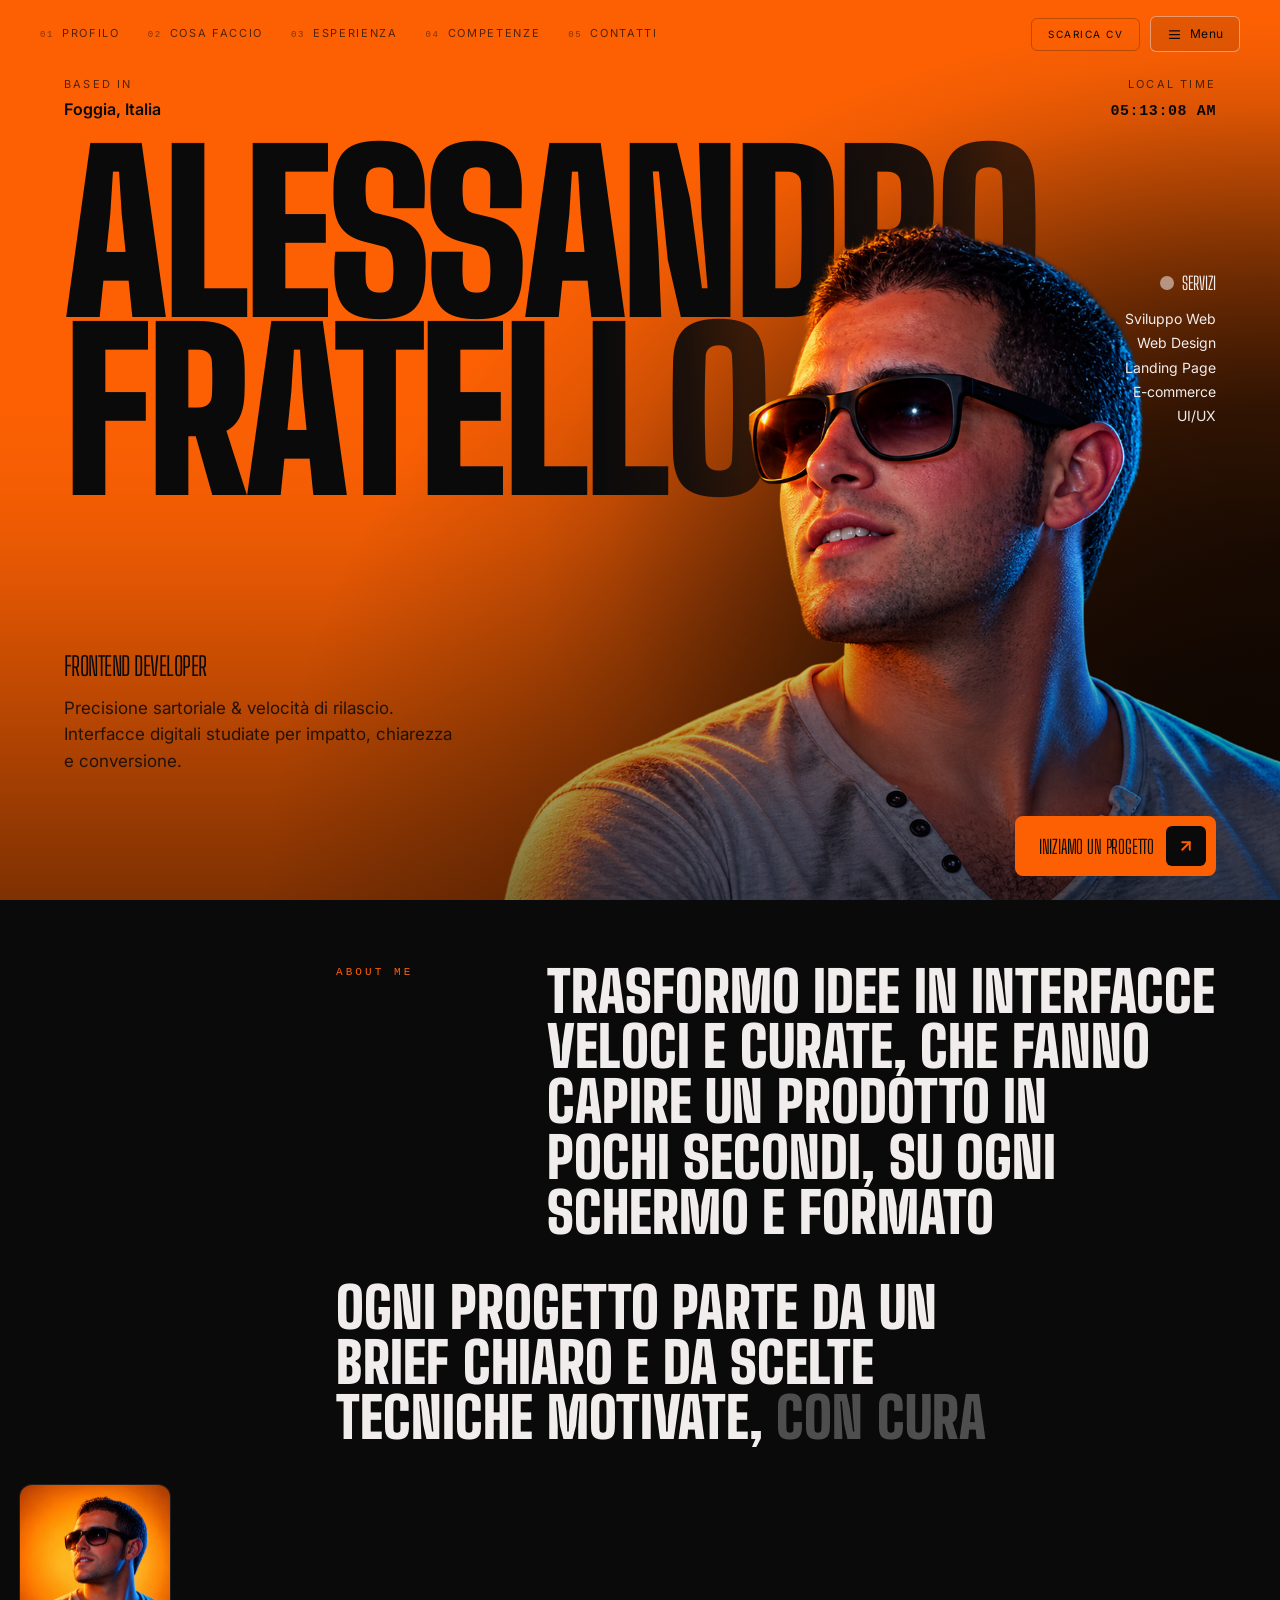
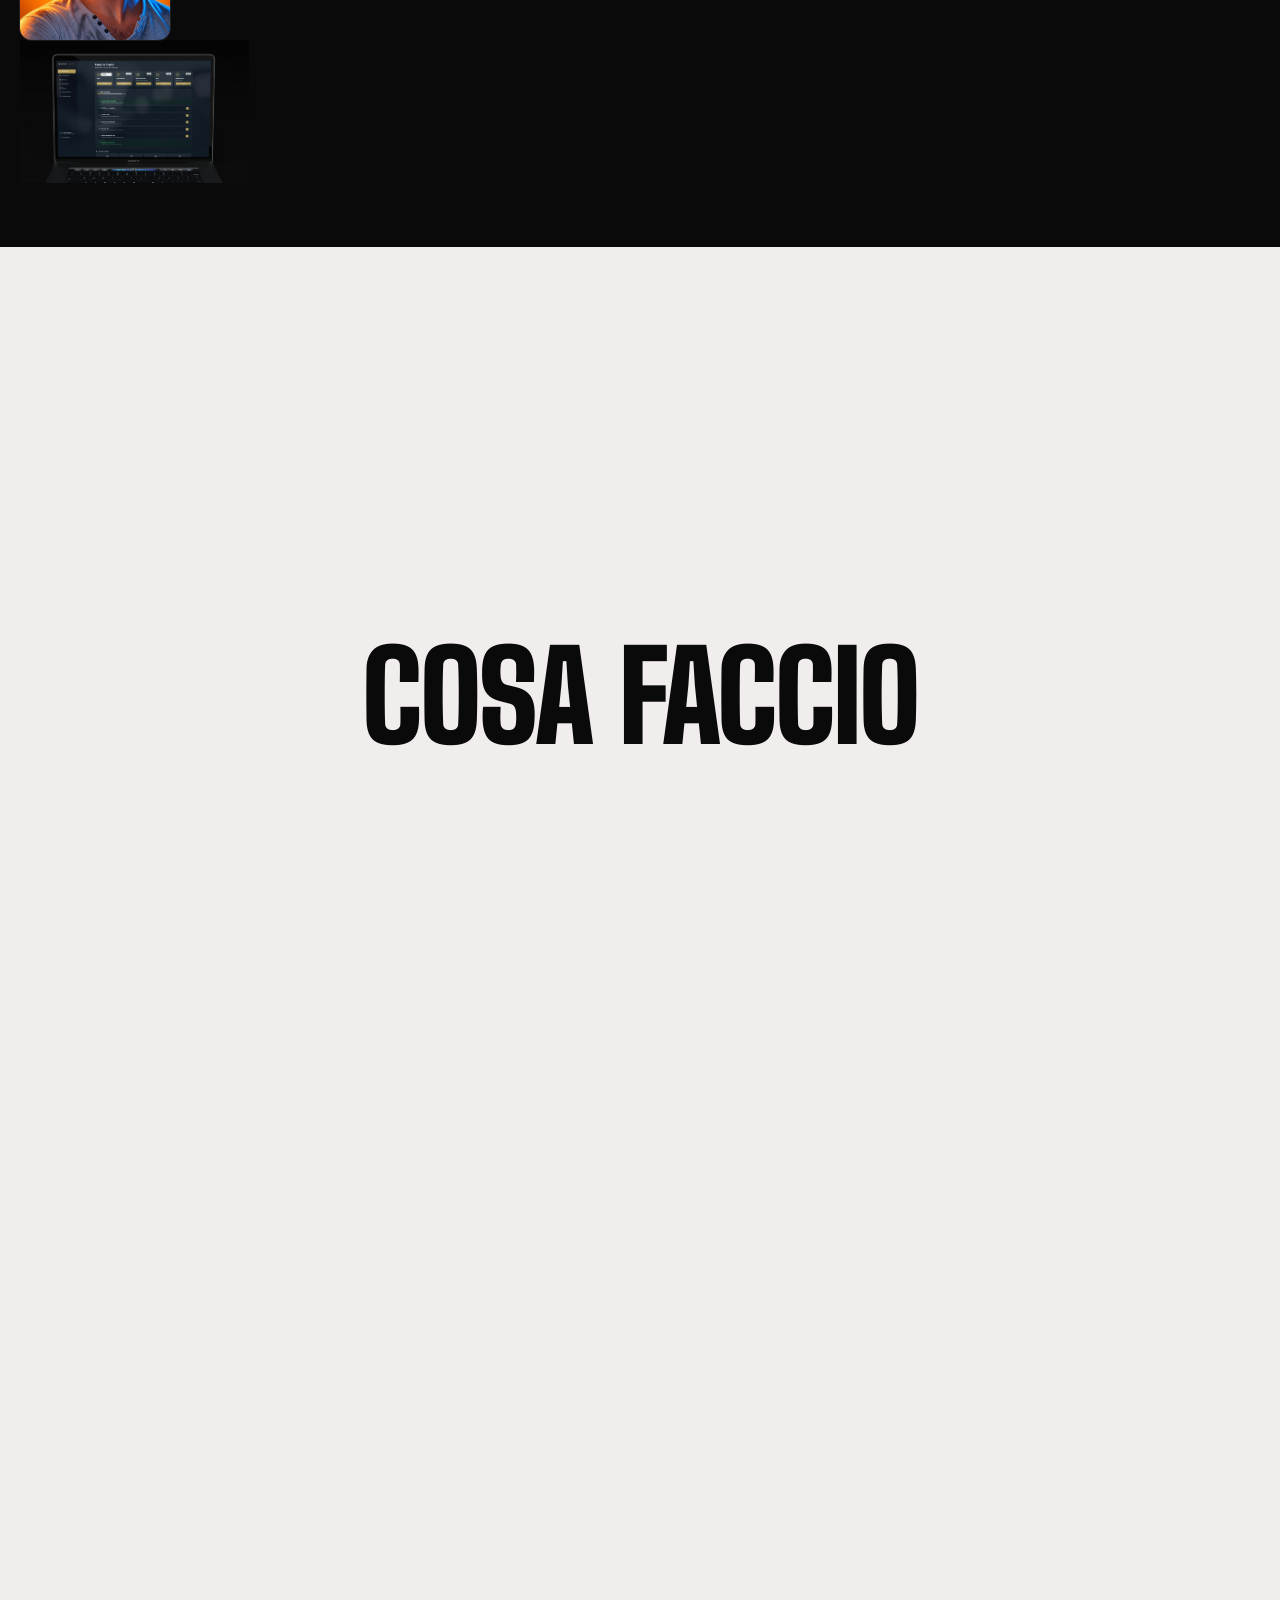
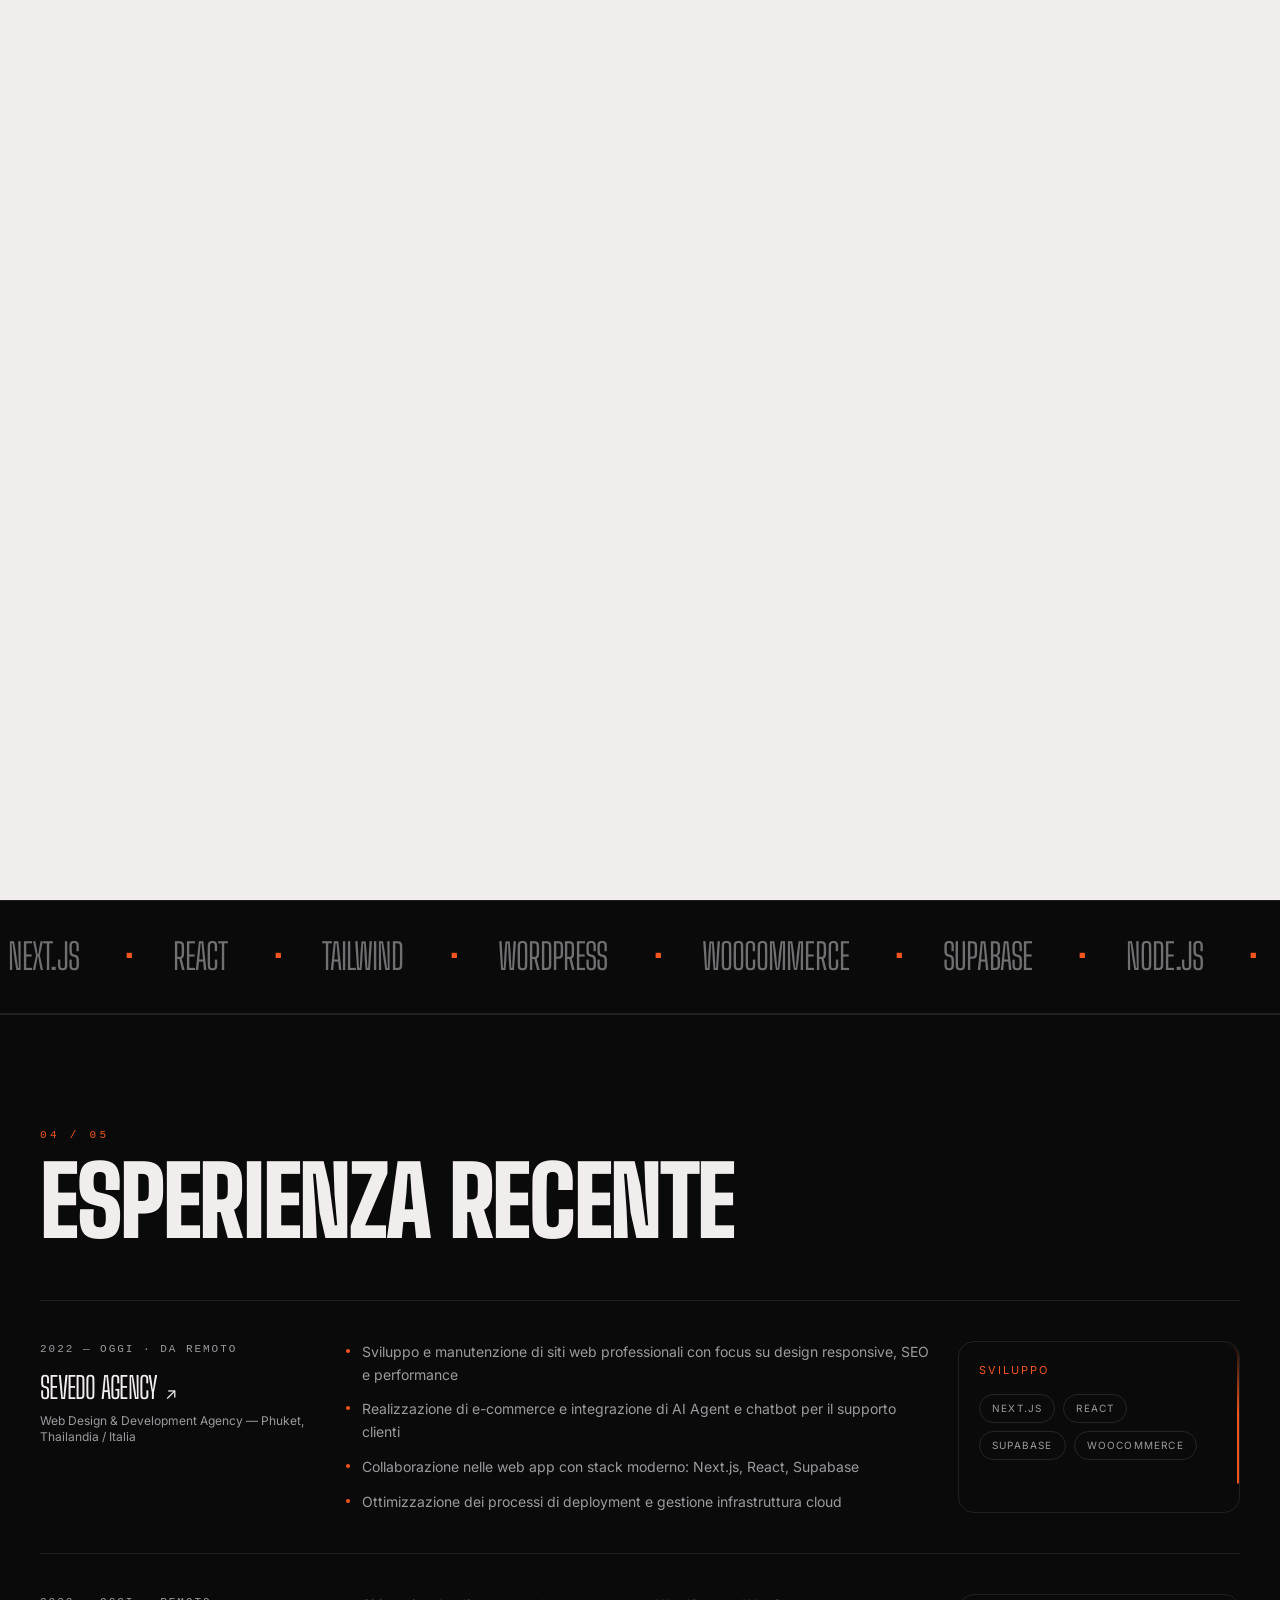
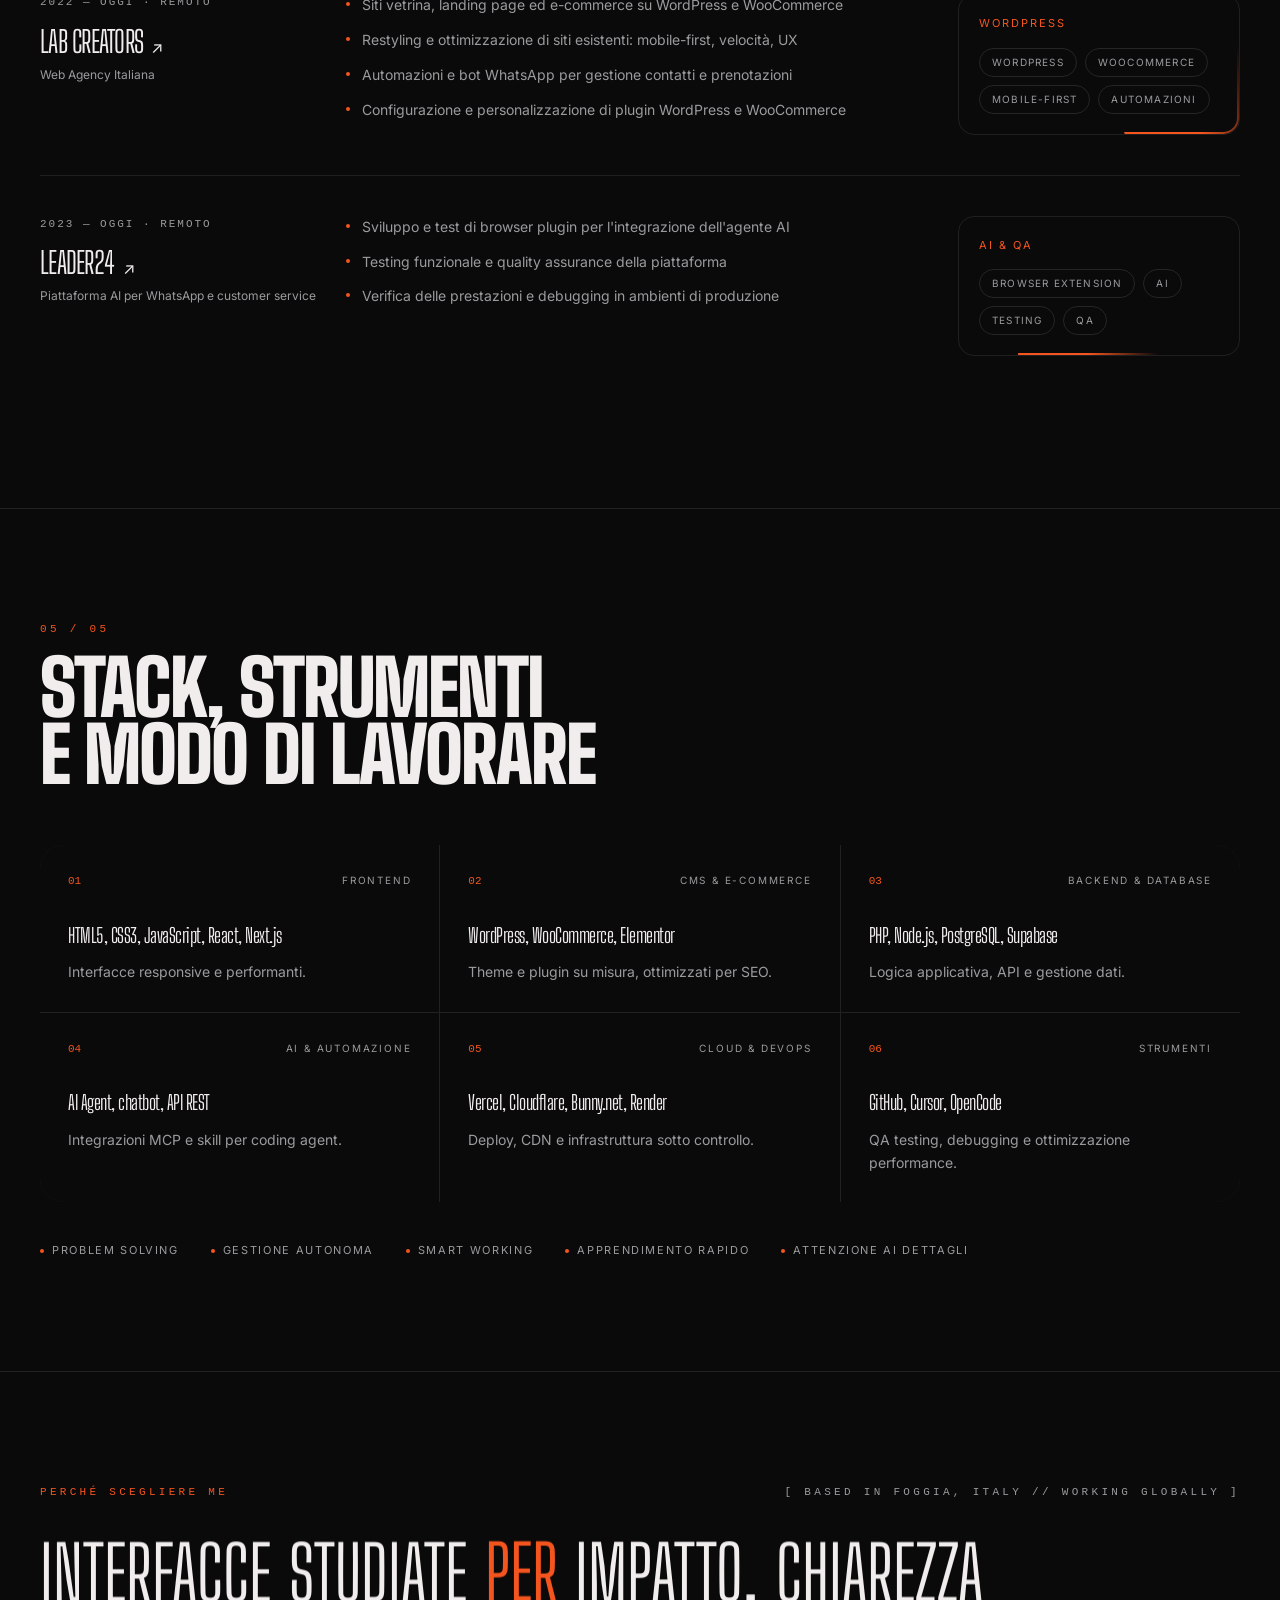
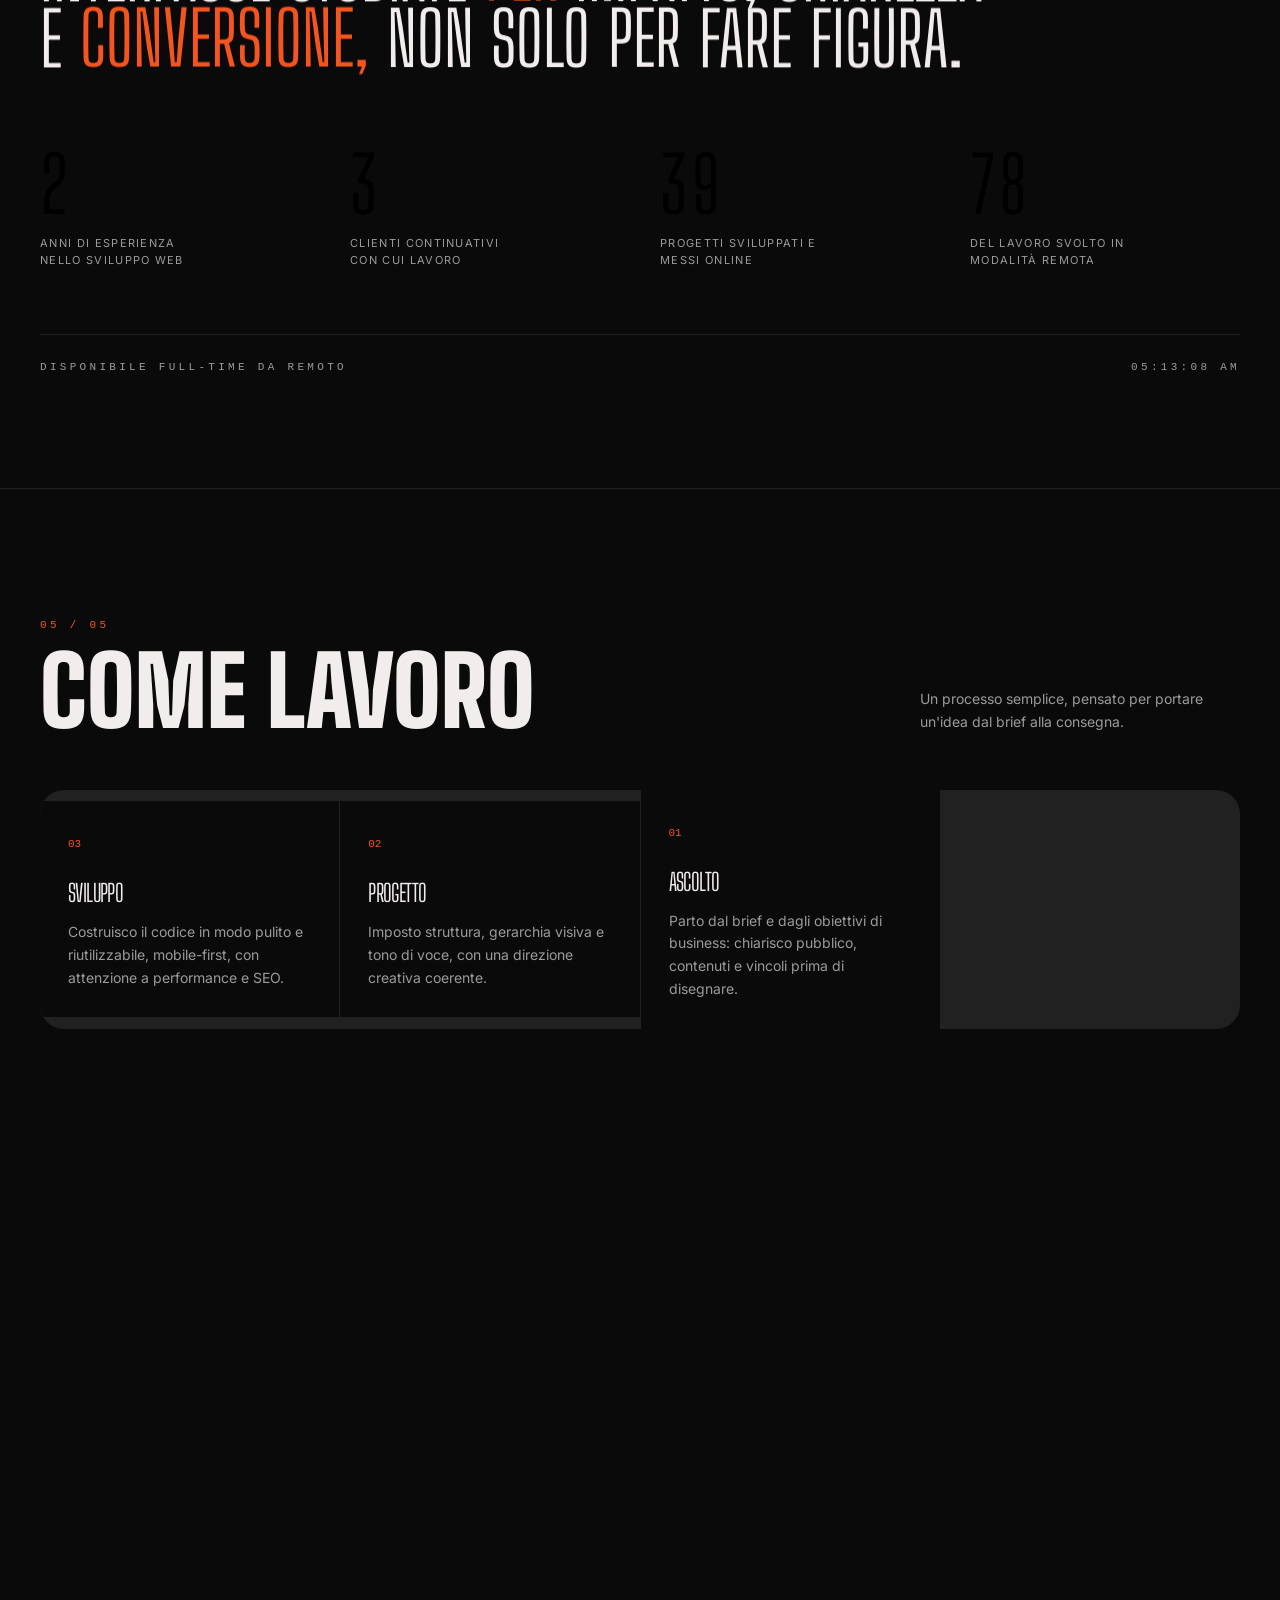
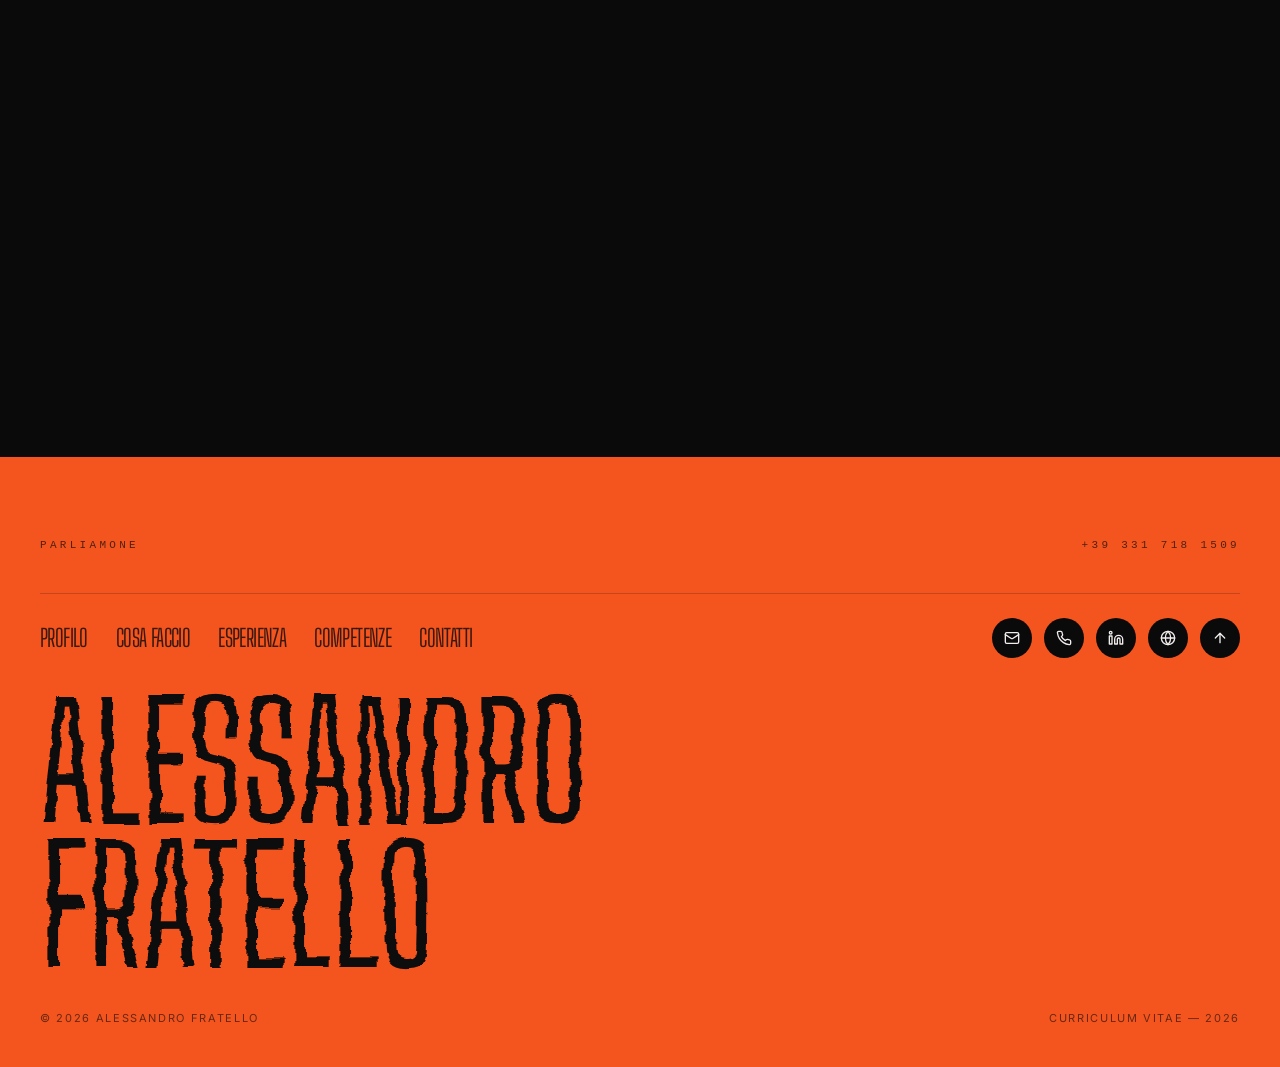
<file: sitocv/index.html>
<!doctype html>
<html lang="it">
  <head>
    <meta charset="UTF-8" />
    <meta name="viewport" content="width=device-width, initial-scale=1.0" />
    <link rel="icon" type="image/svg+xml" href="/sitocv/favicon.svg" />
    <title>Alessandro Fratello — Curriculum Vitae</title>
    <meta name="description" content="Curriculum vitae di Alessandro Fratello, web designer e frontend developer." />
    <link rel="preconnect" href="https://fonts.googleapis.com" />
    <link rel="preconnect" href="https://fonts.gstatic.com" crossorigin />
    <link href="https://fonts.googleapis.com/css2?family=Big+Shoulders+Display:wght@700;800;900&family=Inter:wght@400;500;600;700&display=swap" rel="stylesheet" />
    <!-- Al refresh il browser ripristina l'ultima posizione: la pagina deve
         ripartire dall'header/hero. Deve essere INLINE e prima del body —
         i module script sono deferred e arrivano troppo tardi (il ripristino
         avviene comunque e resta). -->
    <script>
      if ("scrollRestoration" in history) history.scrollRestoration = "manual";
      window.scrollTo(0, 0);
      window.addEventListener("pageshow", function (e) {
        if (e.persisted) window.scrollTo(0, 0);
      });
    </script>
    <script type="module" crossorigin src="/sitocv/assets/index-xVymbv6c.js"></script>
    <link rel="stylesheet" crossorigin href="/sitocv/assets/index-Dv8GRcu3.css">
  </head>
  <body>
    <div id="root"></div>
  </body>
</html>
</file>
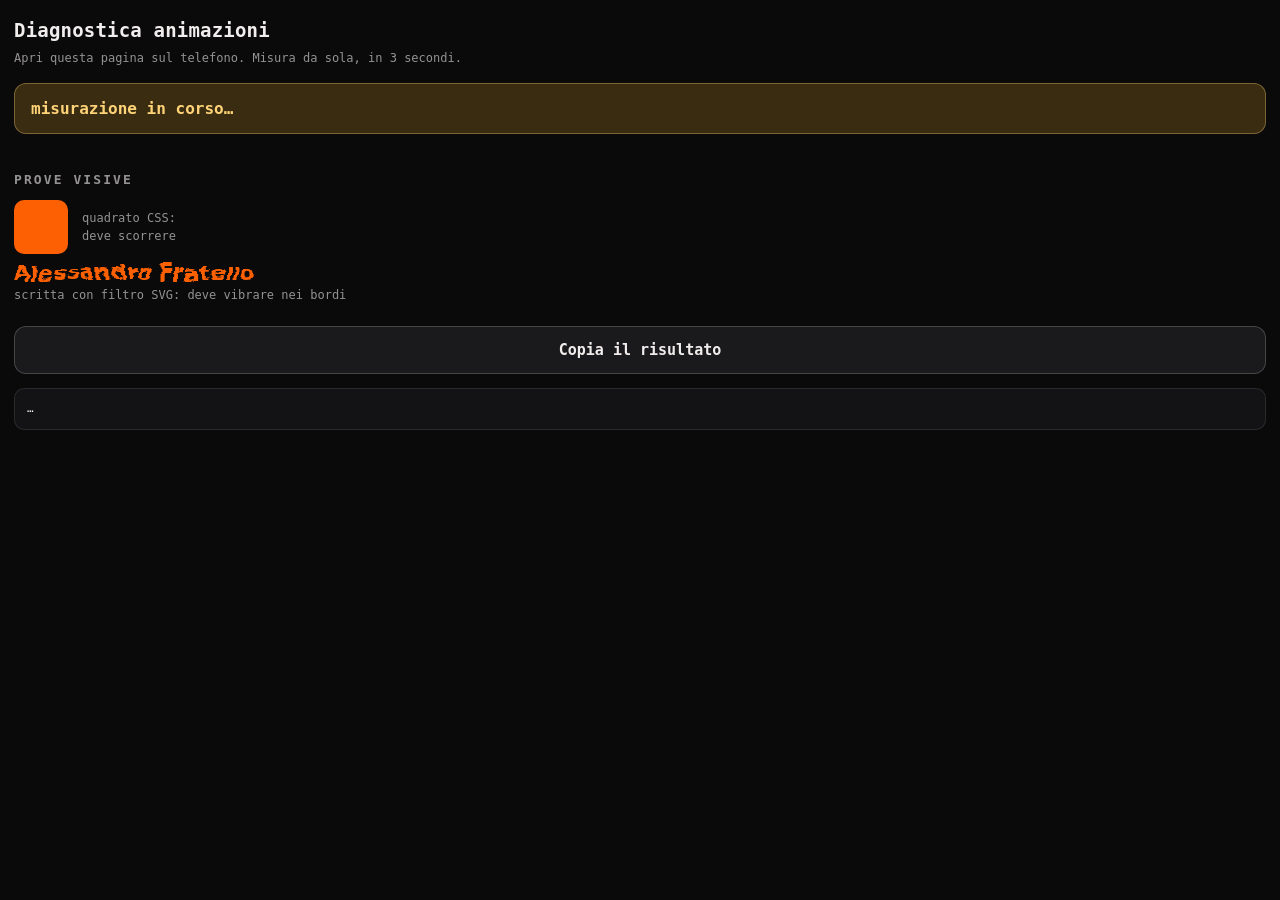
<file: alessandrofratello/diagnostica.html>
<!doctype html>
<html lang="it">
<head>
<meta charset="utf-8" />
<meta name="viewport" content="width=device-width, initial-scale=1, viewport-fit=cover" />
<meta name="robots" content="noindex" />
<title>Diagnostica animazioni</title>
<style>
  :root { color-scheme: dark; }
  * { box-sizing: border-box; }
  body {
    margin: 0; padding: 16px 14px 56px;
    background: #0a0a0b; color: #f2eded;
    font: 15px/1.5 ui-monospace, SFMono-Regular, Menlo, monospace;
    -webkit-text-size-adjust: 100%;
  }
  h1 { font-size: 19px; margin: 0 0 4px; letter-spacing: .01em; }
  .sub { color: #f2eded99; font-size: 12px; margin: 0 0 16px; }
  .banner {
    border-radius: 12px; padding: 14px 16px; margin: 0 0 14px;
    font-weight: 700; font-size: 16px; line-height: 1.35;
  }
  .ok   { background: #12351f; color: #7ee2a8; border: 1px solid #7ee2a855; }
  .bad  { background: #3a1216; color: #ff9aa5; border: 1px solid #ff9aa555; }
  .warn { background: #3a2c10; color: #ffd479; border: 1px solid #ffd47955; }
  dl {
    margin: 0 0 18px; display: grid;
    grid-template-columns: minmax(118px, 44%) 1fr;
    gap: 7px 10px; font-size: 13px;
  }
  dt { color: #f2ededa6; }
  dd { margin: 0; word-break: break-word; }
  dd.good { color: #7ee2a8; }
  dd.bad  { color: #ff9aa5; }
  h2 { font-size: 13px; text-transform: uppercase; letter-spacing: .16em; color: #f2eded99;
       margin: 22px 0 10px; font-weight: 600; }
  .demo { display: flex; gap: 14px; align-items: center; margin-bottom: 8px; }
  .box {
    width: 54px; height: 54px; border-radius: 10px; background: #fc6003;
    animation: slide 1.1s ease-in-out infinite alternate;
  }
  @keyframes slide { from { transform: translateX(0) } to { transform: translateX(34px) } }
  .filtered {
    font: 900 22px/1 ui-sans-serif, system-ui, sans-serif; color: #fc6003;
    filter: url(#organic-demo); margin: 8px 0 0;
  }
  button {
    width: 100%; margin-top: 22px; padding: 14px 16px; border-radius: 12px;
    border: 1px solid #f2eded33; background: #1a1a1c; color: #f2eded;
    font: 600 15px ui-monospace, monospace;
  }
  button:active { background: #26262a; }
  pre {
    margin: 14px 0 0; padding: 12px; border-radius: 10px; background: #131316;
    border: 1px solid #f2eded1a; font-size: 11px; line-height: 1.45;
    white-space: pre-wrap; word-break: break-word; max-height: 40vh; overflow: auto;
  }
</style>
</head>
<body>
  <h1>Diagnostica animazioni</h1>
  <p class="sub">Apri questa pagina sul telefono. Misura da sola, in 3 secondi.</p>

  <div id="verdetto" class="banner warn">misurazione in corso…</div>
  <dl id="tabella"></dl>

  <h2>Prove visive</h2>
  <div class="demo">
    <div class="box"></div>
    <span style="font-size:12px;color:#f2eded99">quadrato CSS:<br />deve scorrere</span>
  </div>
  <p class="filtered" id="filtered">Alessandro Fratello</p>
  <p style="font-size:12px;color:#f2eded99;margin:2px 0 0">
    scritta con filtro SVG: deve vibrare nei bordi
  </p>

  <button id="copia" type="button">Copia il risultato</button>
  <pre id="json">…</pre>

  <!-- filtro identico a quello del footer del sito -->
  <svg aria-hidden="true" style="position:absolute;width:0;height:0" focusable="false">
    <defs>
      <filter id="organic-demo" x="-10%" y="-10%" width="120%" height="120%">
        <feTurbulence type="fractalNoise" baseFrequency="0.014 0.07" numOctaves="3" result="noise">
          <animate attributeName="baseFrequency"
                   values="0.012 0.05; 0.025 0.11; 0.016 0.08; 0.012 0.05"
                   dur="4.5s" repeatCount="indefinite" />
        </feTurbulence>
        <feDisplacementMap in="SourceGraphic" in2="noise" scale="10"
                           xChannelSelector="R" yChannelSelector="G" />
      </filter>
    </defs>
  </svg>

  <!-- cerchio per testare lo SMIL in modo numerico -->
  <svg aria-hidden="true" style="position:absolute;width:0;height:0">
    <circle id="smilC" cx="5" cy="5" r="1">
      <animate attributeName="r" values="1;9;1" dur="1s" repeatCount="indefinite" />
    </circle>
  </svg>

<script>
(function () {
  "use strict";

  var out = {};
  var errori = [];
  window.addEventListener("error", function (e) {
    errori.push("error: " + (e.message || e.type));
  });
  window.addEventListener("unhandledrejection", function (e) {
    errori.push("promise: " + String((e.reason && e.reason.message) || e.reason));
  });

  function sleep(ms) { return new Promise(function (r) { setTimeout(r, ms); }); }

  function fps() {
    return new Promise(function (resolve) {
      var n = 0, t0 = performance.now();
      function tick() {
        n++;
        if (performance.now() - t0 < 1000) requestAnimationFrame(tick);
        else resolve(n);
      }
      requestAnimationFrame(tick);
    });
  }

  async function cssAnima() {
    var box = document.querySelector(".box");
    var a = getComputedStyle(box).transform;
    await sleep(320);
    var b = getComputedStyle(box).transform;
    return a !== b;
  }

  async function smilAnima() {
    var c = document.getElementById("smilC");
    if (!c || !c.r) return null;
    // ATTENZIONE: baseVal resta il valore dichiarato; il valore animato da SMIL
    // sta in animVal. Con baseVal il test direbbe sempre "fermo".
    var a = c.r.animVal.value;
    await sleep(320);
    var b = c.r.animVal.value;
    return a !== b;
  }

  function webgl() {
    try {
      var cv = document.createElement("canvas");
      var gl = cv.getContext("webgl2") || cv.getContext("webgl");
      if (!gl) return { ok: false };
      var dbg = gl.getExtension("WEBGL_debug_renderer_info");
      return {
        ok: true,
        renderer: dbg ? gl.getParameter(dbg.UNMASKED_RENDERER_WEBGL) : gl.getParameter(gl.RENDERER),
        versione: gl.getParameter(gl.VERSION)
      };
    } catch (e) {
      return { ok: false, errore: String(e) };
    }
  }

  function riga(chiave, valore, classe) {
    var dt = document.createElement("dt");
    dt.textContent = chiave;
    var dd = document.createElement("dd");
    dd.textContent = valore;
    if (classe) dd.className = classe;
    document.getElementById("tabella").appendChild(dt);
    document.getElementById("tabella").appendChild(dd);
  }

  function siNo(v) { return v ? "SÌ" : "NO"; }

  (async function misura() {
    var reduce = matchMedia("(prefers-reduced-motion: reduce)").matches;
    var noPref = matchMedia("(prefers-reduced-motion: no-preference)").matches;
    var coarse = matchMedia("(pointer: coarse)").matches;
    var hoverNone = matchMedia("(hover: none)").matches;

    out.reduceMotion = reduce;
    out.noPreference = noPref;
    out.pointerCoarse = coarse;
    out.hoverNone = hoverNone;
    out.userAgent = navigator.userAgent;
    out.mobile = navigator.userAgentData ? navigator.userAgentData.mobile : null;
    out.platform = navigator.userAgentData ? navigator.userAgentData.platform : null;
    out.lingua = navigator.language;
    out.viewport = innerWidth + "x" + innerHeight + " · dpr " + devicePixelRatio;
    out.screen = screen.width + "x" + screen.height;
    out.secureContext = isSecureContext;
    out.visibility = document.visibilityState;
    out.hardwareConcurrency = navigator.hardwareConcurrency || null;
    out.deviceMemory = navigator.deviceMemory || null;
    out.saveData = navigator.connection ? !!navigator.connection.saveData : null;
    out.connection = navigator.connection ? navigator.connection.effectiveType : null;

    if (navigator.userAgentData && navigator.userAgentData.getHighEntropyValues) {
      try {
        var hi = await navigator.userAgentData.getHighEntropyValues(["model", "platformVersion"]);
        out.modello = hi.model || null;
        out.platformVersion = hi.platformVersion || null;
      } catch (e) { /* opzionale */ }
    }

    out.fps = await fps();
    out.cssAnimation = await cssAnima();
    out.smilAnimation = await smilAnima();
    out.webgl = webgl();
    out.intersectionObserver = typeof IntersectionObserver !== "undefined";
    out.nativeViewTransition = typeof document.startViewTransition === "function";
    out.supports_filter_url = CSS.supports("filter", "url(#x)");
    out.supports_mask = CSS.supports("mask-image", "linear-gradient(#000,#000)");
    out.supports_webkit_mask = CSS.supports("-webkit-mask-image", "linear-gradient(#000,#000)");
    out.errori = errori;

    // ── tabella ────────────────────────────────────────────────────────────
    riga("Riduci movimento", reduce ? "ATTIVO (animazioni spente dal sistema)" : "spento",
         reduce ? "bad" : "good");
    riga("modello", (out.modello || "n/d") + (out.platform ? " · " + out.platform : ""));
    riga("Android", out.platformVersion || "n/d");
    riga("Chrome", (navigator.userAgent.match(/Chrome\/(\d+)/) || [])[1] || "n/d");
    riga("viewport", out.viewport);
    riga("puntatore", coarse ? "coarse (touch)" : "fine");
    riga("fps misurati", out.fps + " in 1s", out.fps < 30 ? "bad" : "good");
    riga("animazione CSS", siNo(out.cssAnimation), out.cssAnimation ? "good" : "bad");
    riga("animazione SVG", out.smilAnimation === null ? "n/d" : siNo(out.smilAnimation),
         out.smilAnimation ? "good" : "bad");
    riga("WebGL", out.webgl.ok ? "sì" : "NO", out.webgl.ok ? "good" : "bad");
    riga("mask-image", siNo(out.supports_mask), out.supports_mask ? "good" : "bad");
    riga("errori JS", errori.length ? errori.join(" · ") : "nessuno",
         errori.length ? "bad" : "good");

    // ── verdetto ───────────────────────────────────────────────────────────
    var v = document.getElementById("verdetto");
    if (reduce) {
      v.className = "banner good";
      v.textContent = "Riduci movimento ATTIVO — ma il sito ora anima comunque (bypass attivo): intro, ciborg e footer devono funzionare lo stesso.";
    } else if (!out.cssAnimation) {
      v.className = "banner bad";
      v.textContent = "Riduci movimento è spento, ma le animazioni CSS non si muovono: è un problema del browser/dispositivo.";
    } else if (!out.smilAnimation) {
      v.className = "banner warn";
      v.textContent = "CSS ok, ma l'animazione SVG è ferma: il footer e il filtro resterebbero statici.";
    } else {
      v.className = "banner ok";
      v.textContent = "Animazioni attive su questo telefono: intro, ciborg e footer possono funzionare.";
    }

    document.getElementById("json").textContent = JSON.stringify(out, null, 2);
  })();

  document.getElementById("copia").addEventListener("click", async function () {
    var btn = this;
    var testo = document.getElementById("json").textContent;
    try {
      await navigator.clipboard.writeText(testo);
      btn.textContent = "Copiato ✓";
    } catch (e) {
      var r = document.createRange();
      r.selectNodeContents(document.getElementById("json"));
      var s = getSelection();
      s.removeAllRanges();
      s.addRange(r);
      btn.textContent = "Selezionato: copia a mano";
    }
    setTimeout(function () { btn.textContent = "Copia il risultato"; }, 2500);
  });
})();
</script>
</body>
</html>
</file>
<file: sitocv/assets/index-Dv8GRcu3.css>
/*! tailwindcss v4.3.3 | MIT License | https://tailwindcss.com */@layer properties{@supports (((-webkit-hyphens:none)) and (not (margin-trim:inline))) or ((-moz-orient:inline) and (not (color:rgb(from red r g b)))){*,:before,:after,::backdrop{--tw-translate-x:0;--tw-translate-y:0;--tw-translate-z:0;--tw-scale-x:1;--tw-scale-y:1;--tw-scale-z:1;--tw-rotate-x:initial;--tw-rotate-y:initial;--tw-rotate-z:initial;--tw-skew-x:initial;--tw-skew-y:initial;--tw-scroll-snap-strictness:proximity;--tw-space-y-reverse:0;--tw-border-style:solid;--tw-gradient-position:initial;--tw-gradient-from:#0000;--tw-gradient-via:#0000;--tw-gradient-to:#0000;--tw-gradient-stops:initial;--tw-gradient-via-stops:initial;--tw-gradient-from-position:0%;--tw-gradient-via-position:50%;--tw-gradient-to-position:100%;--tw-leading:initial;--tw-font-weight:initial;--tw-tracking:initial;--tw-ordinal:initial;--tw-slashed-zero:initial;--tw-numeric-figure:initial;--tw-numeric-spacing:initial;--tw-numeric-fraction:initial;--tw-shadow:0 0 #0000;--tw-shadow-color:initial;--tw-shadow-alpha:100%;--tw-inset-shadow:0 0 #0000;--tw-inset-shadow-color:initial;--tw-inset-shadow-alpha:100%;--tw-ring-color:initial;--tw-ring-shadow:0 0 #0000;--tw-inset-ring-color:initial;--tw-inset-ring-shadow:0 0 #0000;--tw-ring-inset:initial;--tw-ring-offset-width:0px;--tw-ring-offset-color:#fff;--tw-ring-offset-shadow:0 0 #0000;--tw-blur:initial;--tw-brightness:initial;--tw-contrast:initial;--tw-grayscale:initial;--tw-hue-rotate:initial;--tw-invert:initial;--tw-opacity:initial;--tw-saturate:initial;--tw-sepia:initial;--tw-drop-shadow:initial;--tw-drop-shadow-color:initial;--tw-drop-shadow-alpha:100%;--tw-drop-shadow-size:initial;--tw-backdrop-blur:initial;--tw-backdrop-brightness:initial;--tw-backdrop-contrast:initial;--tw-backdrop-grayscale:initial;--tw-backdrop-hue-rotate:initial;--tw-backdrop-invert:initial;--tw-backdrop-opacity:initial;--tw-backdrop-saturate:initial;--tw-backdrop-sepia:initial;--tw-duration:initial;--tw-ease:initial;--reveal-radius:0px;--reveal-strength:0}}}@layer theme{:root,:host{--font-sans:"Inter", ui-sans-serif, system-ui, sans-serif;--font-mono:ui-monospace, SFMono-Regular, Menlo, Monaco, Consolas, "Liberation Mono", "Courier New", monospace;--color-black:#000;--color-white:#fff;--spacing:.25rem;--container-xs:20rem;--text-xs:.75rem;--text-xs--line-height:calc(1 / .75);--text-sm:.875rem;--text-sm--line-height:calc(1.25 / .875);--text-base:1rem;--text-base--line-height: 1.5 ;--text-lg:1.125rem;--text-lg--line-height:calc(1.75 / 1.125);--text-xl:1.25rem;--text-xl--line-height:calc(1.75 / 1.25);--text-2xl:1.5rem;--text-2xl--line-height:calc(2 / 1.5);--text-3xl:1.875rem;--text-3xl--line-height: 1.2 ;--text-4xl:2.25rem;--text-4xl--line-height:calc(2.5 / 2.25);--font-weight-normal:400;--font-weight-medium:500;--font-weight-semibold:600;--font-weight-bold:700;--font-weight-black:900;--tracking-tight:-.025em;--tracking-wider:.05em;--leading-snug:1.375;--leading-relaxed:1.625;--radius-md:.375rem;--radius-lg:.5rem;--radius-xl:.75rem;--radius-2xl:1rem;--radius-3xl:1.5rem;--ease-in-out:cubic-bezier(.4, 0, .2, 1);--blur-xl:24px;--default-transition-duration:.15s;--default-transition-timing-function:cubic-bezier(.4, 0, .2, 1);--default-font-family:var(--font-sans);--default-mono-font-family:var(--font-mono);--font-display:"Big Shoulders Display", "Big Shoulders", Impact, sans-serif;--color-ink:#0a0a0b;--color-ink-2:#0e0e10;--color-snow:#f2eded;--color-mute:#9b9b9e;--color-flame:#f4551e;--color-flame-2:#fc6003}}@layer base{*,:after,:before,::backdrop{box-sizing:border-box;border:0 solid;margin:0;padding:0}::file-selector-button{box-sizing:border-box;border:0 solid;margin:0;padding:0}html,:host{-webkit-text-size-adjust:100%;-moz-tab-size:4;tab-size:4;line-height:1.5;font-family:var(--default-font-family,-apple-system, BlinkMacSystemFont, "Segoe UI", Roboto, "Helvetica Neue", "Noto Sans", Arial, sans-serif, "Apple Color Emoji", "Segoe UI Emoji", "Segoe UI Symbol", "Noto Color Emoji");font-feature-settings:var(--default-font-feature-settings,normal);font-variation-settings:var(--default-font-variation-settings,normal);-webkit-tap-highlight-color:transparent}hr{height:0;color:inherit;border-top-width:1px}abbr:where([title]){-webkit-text-decoration:underline dotted;text-decoration:underline dotted}h1,h2,h3,h4,h5,h6{font-size:inherit;font-weight:inherit}a{color:inherit;-webkit-text-decoration:inherit;text-decoration:inherit}b,strong{font-weight:bolder}code,kbd,samp,pre{font-family:var(--default-mono-font-family,ui-monospace, SFMono-Regular, Menlo, Monaco, Consolas, "Liberation Mono", "Courier New", monospace);font-feature-settings:var(--default-mono-font-feature-settings,normal);font-variation-settings:var(--default-mono-font-variation-settings,normal);font-size:1em}small{font-size:80%}sub,sup{vertical-align:baseline;font-size:75%;line-height:0;position:relative}sub{bottom:-.25em}sup{top:-.5em}table{text-indent:0;border-color:inherit;border-collapse:collapse}:-moz-focusring:where(:not(iframe)){outline:auto}progress{vertical-align:baseline}summary{display:list-item}ol,ul,menu{list-style:none}img,svg,video,canvas,audio,iframe,embed,object{vertical-align:middle;display:block}img,video{max-width:100%;height:auto}button,input,select,optgroup,textarea{font:inherit;font-feature-settings:inherit;font-variation-settings:inherit;letter-spacing:inherit;color:inherit;opacity:1;background-color:#0000;border-radius:0}::file-selector-button{font:inherit;font-feature-settings:inherit;font-variation-settings:inherit;letter-spacing:inherit;color:inherit;opacity:1;background-color:#0000;border-radius:0}:where(select:is([multiple],[size])) optgroup{font-weight:bolder}:where(select:is([multiple],[size])) optgroup option{padding-inline-start:20px}::file-selector-button{margin-inline-end:4px}::placeholder{opacity:1}@supports (not ((-webkit-appearance:-apple-pay-button))) or (contain-intrinsic-size:1px){::placeholder{color:currentColor}@supports (color:color-mix(in lab,red,red)){::placeholder{color:color-mix(in oklab,currentcolor 50%,transparent)}}}textarea{resize:vertical}::-webkit-search-decoration{-webkit-appearance:none}::-webkit-date-and-time-value{min-height:1lh;text-align:inherit}::-webkit-datetime-edit{display:inline-flex}::-webkit-datetime-edit-fields-wrapper{padding:0}::-webkit-datetime-edit{padding-block:0}::-webkit-datetime-edit-year-field{padding-block:0}::-webkit-datetime-edit-month-field{padding-block:0}::-webkit-datetime-edit-day-field{padding-block:0}::-webkit-datetime-edit-hour-field{padding-block:0}::-webkit-datetime-edit-minute-field{padding-block:0}::-webkit-datetime-edit-second-field{padding-block:0}::-webkit-datetime-edit-millisecond-field{padding-block:0}::-webkit-datetime-edit-meridiem-field{padding-block:0}::-webkit-calendar-picker-indicator{line-height:1}:-moz-ui-invalid{box-shadow:none}button,input:where([type=button],[type=reset],[type=submit]){-webkit-appearance:button;-moz-appearance:button;appearance:button}::file-selector-button{-webkit-appearance:button;-moz-appearance:button;appearance:button}::-webkit-inner-spin-button{height:auto}::-webkit-outer-spin-button{height:auto}[hidden]:where(:not([hidden=until-found])){display:none!important}html{-webkit-font-smoothing:antialiased;scroll-padding-top:calc(var(--header-h,69px) + 18px)}body{background:var(--color-ink);color:var(--color-snow)}::selection{background:var(--color-flame);color:#0a0a0b}h1,h2,h3{text-wrap:balance}section[id],[id]:target{scroll-margin-top:calc(var(--header-h,69px) + 18px)}.split-word{white-space:nowrap;display:inline-block}}@layer components;@layer utilities{.pointer-events-none{pointer-events:none}.visible{visibility:visible}.absolute{position:absolute}.fixed{position:fixed}.relative{position:relative}.sticky{position:sticky}.inset-0{top:0;right:0;bottom:0;left:0}.inset-x-0{inset-inline:0}.inset-y-0{inset-block:0}.top-0{top:0}.top-1\/2{top:50%}.top-24{top:calc(var(--spacing) * 24)}.right-4{right:calc(var(--spacing) * 4)}.right-5{right:calc(var(--spacing) * 5)}.right-16{right:calc(var(--spacing) * 16)}.bottom-0{bottom:0}.bottom-3{bottom:calc(var(--spacing) * 3)}.bottom-6{bottom:calc(var(--spacing) * 6)}.left-0{left:0}.left-1\/2{left:50%}.left-16{left:calc(var(--spacing) * 16)}.isolate{isolation:isolate}.z-0{z-index:0}.z-10{z-index:10}.z-20{z-index:20}.z-25{z-index:25}.z-30{z-index:30}.z-50{z-index:50}.z-\[2\]{z-index:2}.z-\[60\]{z-index:60}.z-\[80\]{z-index:80}.z-\[90\]{z-index:90}.z-\[99999\]{z-index:99999}.col-span-12{grid-column:span 12/span 12}.-mx-5{margin-inline:calc(var(--spacing) * -5)}.mx-auto{margin-inline:auto}.mt-0\.5{margin-top:calc(var(--spacing) * .5)}.mt-1{margin-top:var(--spacing)}.mt-2{margin-top:calc(var(--spacing) * 2)}.mt-2\.5{margin-top:calc(var(--spacing) * 2.5)}.mt-3{margin-top:calc(var(--spacing) * 3)}.mt-4{margin-top:calc(var(--spacing) * 4)}.mt-5{margin-top:calc(var(--spacing) * 5)}.mt-6{margin-top:calc(var(--spacing) * 6)}.mt-8{margin-top:calc(var(--spacing) * 8)}.mt-10{margin-top:calc(var(--spacing) * 10)}.mt-12{margin-top:calc(var(--spacing) * 12)}.mt-16{margin-top:calc(var(--spacing) * 16)}.mt-20{margin-top:calc(var(--spacing) * 20)}.mt-\[74px\]{margin-top:74px}.mr-\[0\.24em\]{margin-right:.24em}.mb-6{margin-bottom:calc(var(--spacing) * 6)}.mb-14{margin-bottom:calc(var(--spacing) * 14)}.ml-10{margin-left:calc(var(--spacing) * 10)}.ml-auto{margin-left:auto}.block{display:block}.contents{display:contents}.flex{display:flex}.grid{display:grid}.hidden{display:none}.inline{display:inline}.inline-block{display:inline-block}.inline-flex{display:inline-flex}.aspect-\[190\/196\]{aspect-ratio:190/196}.aspect-\[202\/126\]{aspect-ratio:202/126}.aspect-\[522\/480\]{aspect-ratio:522/480}.aspect-\[1044\/960\]{aspect-ratio:1044/960}.aspect-square{aspect-ratio:1}.size-1{width:var(--spacing);height:var(--spacing)}.size-2\.5{width:calc(var(--spacing) * 2.5);height:calc(var(--spacing) * 2.5)}.size-3{width:calc(var(--spacing) * 3);height:calc(var(--spacing) * 3)}.size-9{width:calc(var(--spacing) * 9);height:calc(var(--spacing) * 9)}.size-10{width:calc(var(--spacing) * 10);height:calc(var(--spacing) * 10)}.size-full{width:100%;height:100%}.h-0{height:0}.h-1\/2{height:50%}.h-\[64vw\]{height:64vw}.h-full{height:100%}.h-px{height:1px}.h-screen{height:100vh}.min-h-\[100dvh\]{min-height:100dvh}.min-h-\[100svh\]{min-height:100svh}.min-h-\[100vh\]{min-height:100vh}.w-0{width:0}.w-\[150px\]{width:150px}.w-\[374px\]{width:374px}.w-\[calc\(100\%\+2\.5rem\)\]{width:calc(100% + 2.5rem)}.w-fit{width:fit-content}.w-full{width:100%}.max-w-\[24ch\]{max-width:24ch}.max-w-\[34ch\]{max-width:34ch}.max-w-\[530px\]{max-width:530px}.max-w-\[800px\]{max-width:800px}.max-w-\[1400px\]{max-width:1400px}.max-w-\[calc\(100\%-2\.5rem\)\]{max-width:calc(100% - 2.5rem)}.max-w-xs{max-width:var(--container-xs)}.flex-1{flex:1}.shrink-0{flex-shrink:0}.origin-left{transform-origin:0}.-translate-y-1\/2{--tw-translate-y: -50% ;translate:var(--tw-translate-x) var(--tw-translate-y)}.scale-x-0{--tw-scale-x:0%;scale:var(--tw-scale-x) var(--tw-scale-y)}.transform{transform:var(--tw-rotate-x,) var(--tw-rotate-y,) var(--tw-rotate-z,) var(--tw-skew-x,) var(--tw-skew-y,)}.animate-marquee{animation:marquee var(--duration) infinite linear}.animate-marquee-vertical{animation:marquee-vertical var(--duration) linear infinite}.cursor-pointer{cursor:pointer}.resize{resize:both}.snap-x{scroll-snap-type:x var(--tw-scroll-snap-strictness)}.snap-mandatory{--tw-scroll-snap-strictness:mandatory}.snap-start{scroll-snap-align:start}.grid-cols-1{grid-template-columns:repeat(1,minmax(0,1fr))}.grid-cols-2{grid-template-columns:repeat(2,minmax(0,1fr))}.grid-cols-12{grid-template-columns:repeat(12,minmax(0,1fr))}.flex-col{flex-direction:column}.flex-row{flex-direction:row}.flex-wrap{flex-wrap:wrap}.place-items-center{place-items:center}.items-baseline{align-items:baseline}.items-center{align-items:center}.items-end{align-items:flex-end}.items-start{align-items:flex-start}.items-stretch{align-items:stretch}.justify-around{justify-content:space-around}.justify-between{justify-content:space-between}.justify-center{justify-content:center}.gap-\(--gap\){gap:var(--gap)}.gap-2{gap:calc(var(--spacing) * 2)}.gap-2\.5{gap:calc(var(--spacing) * 2.5)}.gap-3{gap:calc(var(--spacing) * 3)}.gap-4{gap:calc(var(--spacing) * 4)}.gap-6{gap:calc(var(--spacing) * 6)}.gap-7{gap:calc(var(--spacing) * 7)}.gap-px{gap:1px}:where(.space-y-1\.5>:not(:last-child)){--tw-space-y-reverse:0;margin-block-start:calc(calc(var(--spacing) * 1.5) * var(--tw-space-y-reverse));margin-block-end:calc(calc(var(--spacing) * 1.5) * calc(1 - var(--tw-space-y-reverse)))}:where(.space-y-3>:not(:last-child)){--tw-space-y-reverse:0;margin-block-start:calc(calc(var(--spacing) * 3) * var(--tw-space-y-reverse));margin-block-end:calc(calc(var(--spacing) * 3) * calc(1 - var(--tw-space-y-reverse)))}.gap-x-6{column-gap:calc(var(--spacing) * 6)}.gap-x-7{column-gap:calc(var(--spacing) * 7)}.gap-x-8{column-gap:calc(var(--spacing) * 8)}.gap-y-2{row-gap:calc(var(--spacing) * 2)}.gap-y-3{row-gap:calc(var(--spacing) * 3)}.gap-y-12{row-gap:calc(var(--spacing) * 12)}.truncate{text-overflow:ellipsis;white-space:nowrap;overflow:hidden}.overflow-hidden{overflow:hidden}.overflow-x-auto{overflow-x:auto}.rounded{border-radius:.25rem}.rounded-2xl{border-radius:var(--radius-2xl)}.rounded-3xl{border-radius:var(--radius-3xl)}.rounded-\[6px\]{border-radius:6px}.rounded-\[10px\]{border-radius:10px}.rounded-\[12px\]{border-radius:12px}.rounded-\[20px\]{border-radius:20px}.rounded-\[inherit\]{border-radius:inherit}.rounded-full{border-radius:3.40282e38px}.rounded-lg{border-radius:var(--radius-lg)}.rounded-md{border-radius:var(--radius-md)}.rounded-none{border-radius:0}.rounded-xl{border-radius:var(--radius-xl)}.border{border-style:var(--tw-border-style);border-width:1px}.border-\(length\:--border-beam-width\){border-style:var(--tw-border-style);border-width:var(--border-beam-width)}.border-y{border-block-style:var(--tw-border-style);border-block-width:1px}.border-t{border-top-style:var(--tw-border-style);border-top-width:1px}.border-b{border-bottom-style:var(--tw-border-style);border-bottom-width:1px}.border-ink\/10{border-color:#0a0a0b1a}@supports (color:color-mix(in lab,red,red)){.border-ink\/10{border-color:color-mix(in oklab,var(--color-ink) 10%,transparent)}}.border-ink\/12{border-color:#0a0a0b1f}@supports (color:color-mix(in lab,red,red)){.border-ink\/12{border-color:color-mix(in oklab,var(--color-ink) 12%,transparent)}}.border-ink\/15{border-color:#0a0a0b26}@supports (color:color-mix(in lab,red,red)){.border-ink\/15{border-color:color-mix(in oklab,var(--color-ink) 15%,transparent)}}.border-ink\/20{border-color:#0a0a0b33}@supports (color:color-mix(in lab,red,red)){.border-ink\/20{border-color:color-mix(in oklab,var(--color-ink) 20%,transparent)}}.border-ink\/25{border-color:#0a0a0b40}@supports (color:color-mix(in lab,red,red)){.border-ink\/25{border-color:color-mix(in oklab,var(--color-ink) 25%,transparent)}}.border-snow\/10{border-color:#f2eded1a}@supports (color:color-mix(in lab,red,red)){.border-snow\/10{border-color:color-mix(in oklab,var(--color-snow) 10%,transparent)}}.border-snow\/12{border-color:#f2eded1f}@supports (color:color-mix(in lab,red,red)){.border-snow\/12{border-color:color-mix(in oklab,var(--color-snow) 12%,transparent)}}.border-snow\/15{border-color:#f2eded26}@supports (color:color-mix(in lab,red,red)){.border-snow\/15{border-color:color-mix(in oklab,var(--color-snow) 15%,transparent)}}.border-snow\/20{border-color:#f2eded33}@supports (color:color-mix(in lab,red,red)){.border-snow\/20{border-color:color-mix(in oklab,var(--color-snow) 20%,transparent)}}.border-snow\/45{border-color:#f2eded73}@supports (color:color-mix(in lab,red,red)){.border-snow\/45{border-color:color-mix(in oklab,var(--color-snow) 45%,transparent)}}.border-transparent{border-color:#0000}.bg-\[\#01070B\]{background-color:#01070b}.bg-flame{background-color:var(--color-flame)}.bg-flame-2{background-color:var(--color-flame-2)}.bg-ink{background-color:var(--color-ink)}.bg-ink\/5{background-color:#0a0a0b0d}@supports (color:color-mix(in lab,red,red)){.bg-ink\/5{background-color:color-mix(in oklab,var(--color-ink) 5%,transparent)}}.bg-ink\/10{background-color:#0a0a0b1a}@supports (color:color-mix(in lab,red,red)){.bg-ink\/10{background-color:color-mix(in oklab,var(--color-ink) 10%,transparent)}}.bg-ink\/92{background-color:#0a0a0beb}@supports (color:color-mix(in lab,red,red)){.bg-ink\/92{background-color:color-mix(in oklab,var(--color-ink) 92%,transparent)}}.bg-snow{background-color:var(--color-snow)}.bg-snow\/6{background-color:#f2eded0f}@supports (color:color-mix(in lab,red,red)){.bg-snow\/6{background-color:color-mix(in oklab,var(--color-snow) 6%,transparent)}}.bg-snow\/10{background-color:#f2eded1a}@supports (color:color-mix(in lab,red,red)){.bg-snow\/10{background-color:color-mix(in oklab,var(--color-snow) 10%,transparent)}}.bg-snow\/55{background-color:#f2eded8c}@supports (color:color-mix(in lab,red,red)){.bg-snow\/55{background-color:color-mix(in oklab,var(--color-snow) 55%,transparent)}}.bg-transparent{background-color:#0000}.bg-linear-to-l{--tw-gradient-position:to left}@supports (background-image:linear-gradient(in lab,red,red)){.bg-linear-to-l{--tw-gradient-position:to left in oklab}}.bg-linear-to-l{background-image:linear-gradient(var(--tw-gradient-stops))}.bg-linear-to-r{--tw-gradient-position:to right}@supports (background-image:linear-gradient(in lab,red,red)){.bg-linear-to-r{--tw-gradient-position:to right in oklab}}.bg-linear-to-r{background-image:linear-gradient(var(--tw-gradient-stops))}.from-\(--color-from\){--tw-gradient-from:var(--color-from);--tw-gradient-stops:var(--tw-gradient-via-stops,var(--tw-gradient-position), var(--tw-gradient-from) var(--tw-gradient-from-position), var(--tw-gradient-to) var(--tw-gradient-to-position))}.from-\[\#A97CF8\]{--tw-gradient-from:#a97cf8;--tw-gradient-stops:var(--tw-gradient-via-stops,var(--tw-gradient-position), var(--tw-gradient-from) var(--tw-gradient-from-position), var(--tw-gradient-to) var(--tw-gradient-to-position))}.via-\(--color-to\){--tw-gradient-via:var(--color-to);--tw-gradient-via-stops:var(--tw-gradient-position), var(--tw-gradient-from) var(--tw-gradient-from-position), var(--tw-gradient-via) var(--tw-gradient-via-position), var(--tw-gradient-to) var(--tw-gradient-to-position);--tw-gradient-stops:var(--tw-gradient-via-stops)}.via-\[\#F38CB8\]{--tw-gradient-via:#f38cb8;--tw-gradient-via-stops:var(--tw-gradient-position), var(--tw-gradient-from) var(--tw-gradient-from-position), var(--tw-gradient-via) var(--tw-gradient-via-position), var(--tw-gradient-to) var(--tw-gradient-to-position);--tw-gradient-stops:var(--tw-gradient-via-stops)}.to-\[\#FDCC92\]{--tw-gradient-to:#fdcc92;--tw-gradient-stops:var(--tw-gradient-via-stops,var(--tw-gradient-position), var(--tw-gradient-from) var(--tw-gradient-from-position), var(--tw-gradient-to) var(--tw-gradient-to-position))}.to-transparent{--tw-gradient-to:transparent;--tw-gradient-stops:var(--tw-gradient-via-stops,var(--tw-gradient-position), var(--tw-gradient-from) var(--tw-gradient-from-position), var(--tw-gradient-to) var(--tw-gradient-to-position))}.mask-\[linear-gradient\(transparent\,transparent\)\,linear-gradient\(\#000\,\#000\)\]{-webkit-mask-image:linear-gradient(#0000,#0000),linear-gradient(#000,#000);mask-image:linear-gradient(#0000,#0000),linear-gradient(#000,#000)}.mask-intersect{-webkit-mask-composite:source-in;mask-composite:intersect}.\[mask-clip\:padding-box\,border-box\]{-webkit-mask-clip:padding-box,border-box;mask-clip:padding-box,border-box}.object-cover{object-fit:cover}.object-\[50\%_26\%\]{object-position:50% 26%}.object-\[right_top\]{object-position:right top}.object-center{object-position:center}.p-2{padding:calc(var(--spacing) * 2)}.p-5{padding:calc(var(--spacing) * 5)}.p-6{padding:calc(var(--spacing) * 6)}.p-7{padding:calc(var(--spacing) * 7)}.p-8{padding:calc(var(--spacing) * 8)}.px-1{padding-inline:var(--spacing)}.px-3{padding-inline:calc(var(--spacing) * 3)}.px-3\.5{padding-inline:calc(var(--spacing) * 3.5)}.px-4{padding-inline:calc(var(--spacing) * 4)}.px-5{padding-inline:calc(var(--spacing) * 5)}.px-6{padding-inline:calc(var(--spacing) * 6)}.px-7{padding-inline:calc(var(--spacing) * 7)}.py-1\.5{padding-block:calc(var(--spacing) * 1.5)}.py-2{padding-block:calc(var(--spacing) * 2)}.py-3{padding-block:calc(var(--spacing) * 3)}.py-4{padding-block:calc(var(--spacing) * 4)}.py-5{padding-block:calc(var(--spacing) * 5)}.py-7{padding-block:calc(var(--spacing) * 7)}.py-8{padding-block:calc(var(--spacing) * 8)}.py-10{padding-block:calc(var(--spacing) * 10)}.py-16{padding-block:calc(var(--spacing) * 16)}.py-20{padding-block:calc(var(--spacing) * 20)}.py-24{padding-block:calc(var(--spacing) * 24)}.pt-3{padding-top:calc(var(--spacing) * 3)}.pt-6{padding-top:calc(var(--spacing) * 6)}.pt-14{padding-top:calc(var(--spacing) * 14)}.pt-\[8vh\]{padding-top:8vh}.pt-\[env\(safe-area-inset-top\)\]{padding-top:env(safe-area-inset-top)}.pr-2{padding-right:calc(var(--spacing) * 2)}.pb-1{padding-bottom:var(--spacing)}.pb-2{padding-bottom:calc(var(--spacing) * 2)}.pb-10{padding-bottom:calc(var(--spacing) * 10)}.pb-16{padding-bottom:calc(var(--spacing) * 16)}.pb-\[8vh\]{padding-bottom:8vh}.pb-\[calc\(1\.75rem\+env\(safe-area-inset-bottom\)\)\]{padding-bottom:calc(1.75rem + env(safe-area-inset-bottom))}.pl-5{padding-left:calc(var(--spacing) * 5)}.pl-6{padding-left:calc(var(--spacing) * 6)}.text-center{text-align:center}.text-left{text-align:left}.text-right{text-align:right}.font-display{font-family:var(--font-display)}.font-mono{font-family:var(--font-mono)}.font-sans{font-family:var(--font-sans)}.text-2xl{font-size:var(--text-2xl);line-height:var(--tw-leading,var(--text-2xl--line-height))}.text-3xl{font-size:var(--text-3xl);line-height:var(--tw-leading,var(--text-3xl--line-height))}.text-base{font-size:var(--text-base);line-height:var(--tw-leading,var(--text-base--line-height))}.text-sm{font-size:var(--text-sm);line-height:var(--tw-leading,var(--text-sm--line-height))}.text-xl{font-size:var(--text-xl);line-height:var(--tw-leading,var(--text-xl--line-height))}.text-xs{font-size:var(--text-xs);line-height:var(--tw-leading,var(--text-xs--line-height))}.text-\[7\.6vw\]{font-size:7.6vw}.text-\[9px\]{font-size:9px}.text-\[9vw\]{font-size:9vw}.text-\[10\.5vw\]{font-size:10.5vw}.text-\[10px\]{font-size:10px}.text-\[10vw\]{font-size:10vw}.text-\[11px\]{font-size:11px}.text-\[11vw\]{font-size:11vw}.text-\[12px\]{font-size:12px}.text-\[13px\]{font-size:13px}.text-\[14px\]{font-size:14px}.text-\[15px\]{font-size:15px}.text-\[15px\]\!{font-size:15px!important}.text-\[16px\]{font-size:16px}.text-\[17px\]{font-size:17px}.text-\[17vw\]{font-size:17vw}.text-\[20px\]{font-size:20px}.text-\[22px\]{font-size:22px}.text-\[24px\]{font-size:24px}.text-\[28px\]{font-size:28px}.text-\[42px\]{font-size:42px}.text-\[clamp\(17px\,1\.55vw\,24px\)\]{font-size:clamp(17px,1.55vw,24px)}.text-\[clamp\(20px\,1\.95vw\,28px\)\]{font-size:clamp(20px,1.95vw,28px)}.text-\[clamp\(34px\,8\.5vw\,44px\)\]{font-size:clamp(34px,8.5vw,44px)}.text-\[clamp\(46px\,19vw\,150px\)\]{font-size:clamp(46px,19vw,150px)}.text-\[min\(18\.5vw\,11vh\)\]{font-size:min(18.5vw,11vh)}.leading-\[0\.9\]{--tw-leading:.9;line-height:.9}.leading-\[0\.82\]{--tw-leading:.82;line-height:.82}.leading-\[0\.88\]{--tw-leading:.88;line-height:.88}.leading-\[0\.92\]{--tw-leading:.92;line-height:.92}.leading-\[0\.98\]{--tw-leading:.98;line-height:.98}.leading-\[1\.3\]{--tw-leading:1.3;line-height:1.3}.leading-\[1\.5\]{--tw-leading:1.5;line-height:1.5}.leading-\[1\.15\]{--tw-leading:1.15;line-height:1.15}.leading-\[1\.45\]{--tw-leading:1.45;line-height:1.45}.leading-\[1\.55\]{--tw-leading:1.55;line-height:1.55}.leading-none{--tw-leading:1;line-height:1}.leading-relaxed{--tw-leading:var(--leading-relaxed);line-height:var(--leading-relaxed)}.leading-snug{--tw-leading:var(--leading-snug);line-height:var(--leading-snug)}.font-black{--tw-font-weight:var(--font-weight-black);font-weight:var(--font-weight-black)}.font-bold{--tw-font-weight:var(--font-weight-bold);font-weight:var(--font-weight-bold)}.font-medium{--tw-font-weight:var(--font-weight-medium);font-weight:var(--font-weight-medium)}.font-normal{--tw-font-weight:var(--font-weight-normal);font-weight:var(--font-weight-normal)}.font-semibold{--tw-font-weight:var(--font-weight-semibold);font-weight:var(--font-weight-semibold)}.font-semibold\!{--tw-font-weight:var(--font-weight-semibold)!important;font-weight:var(--font-weight-semibold)!important}.tracking-\[-0\.01em\]{--tw-tracking:-.01em;letter-spacing:-.01em}.tracking-\[-0\.02em\]{--tw-tracking:-.02em;letter-spacing:-.02em}.tracking-\[-0\.025em\]{--tw-tracking:-.025em;letter-spacing:-.025em}.tracking-\[0\.02em\]{--tw-tracking:.02em;letter-spacing:.02em}.tracking-\[0\.2em\]{--tw-tracking:.2em;letter-spacing:.2em}.tracking-\[0\.3em\]{--tw-tracking:.3em;letter-spacing:.3em}.tracking-\[0\.04em\]\!{--tw-tracking:.04em!important;letter-spacing:.04em!important}.tracking-\[0\.06em\]{--tw-tracking:.06em;letter-spacing:.06em}.tracking-\[0\.12em\]{--tw-tracking:.12em;letter-spacing:.12em}.tracking-\[0\.13em\]{--tw-tracking:.13em;letter-spacing:.13em}.tracking-\[0\.15em\]{--tw-tracking:.15em;letter-spacing:.15em}.tracking-\[0\.18em\]{--tw-tracking:.18em;letter-spacing:.18em}.tracking-\[0\.25em\]{--tw-tracking:.25em;letter-spacing:.25em}.tracking-\[0\.28em\]{--tw-tracking:.28em;letter-spacing:.28em}.tracking-tight{--tw-tracking:var(--tracking-tight);letter-spacing:var(--tracking-tight)}.tracking-wider{--tw-tracking:var(--tracking-wider);letter-spacing:var(--tracking-wider)}.whitespace-nowrap{white-space:nowrap}.whitespace-pre{white-space:pre}.text-\[\#F3EDED\]{color:#f3eded}.text-\[\#F3EDED\]\/70{color:#f3ededb3}.text-black{color:var(--color-black)}.text-flame{color:var(--color-flame)}.text-flame-2{color:var(--color-flame-2)}.text-ink{color:var(--color-ink)}.text-ink\/25{color:#0a0a0b40}@supports (color:color-mix(in lab,red,red)){.text-ink\/25{color:color-mix(in oklab,var(--color-ink) 25%,transparent)}}.text-ink\/45{color:#0a0a0b73}@supports (color:color-mix(in lab,red,red)){.text-ink\/45{color:color-mix(in oklab,var(--color-ink) 45%,transparent)}}.text-ink\/50{color:#0a0a0b80}@supports (color:color-mix(in lab,red,red)){.text-ink\/50{color:color-mix(in oklab,var(--color-ink) 50%,transparent)}}.text-ink\/55{color:#0a0a0b8c}@supports (color:color-mix(in lab,red,red)){.text-ink\/55{color:color-mix(in oklab,var(--color-ink) 55%,transparent)}}.text-ink\/60{color:#0a0a0b99}@supports (color:color-mix(in lab,red,red)){.text-ink\/60{color:color-mix(in oklab,var(--color-ink) 60%,transparent)}}.text-ink\/70{color:#0a0a0bb3}@supports (color:color-mix(in lab,red,red)){.text-ink\/70{color:color-mix(in oklab,var(--color-ink) 70%,transparent)}}.text-ink\/80{color:#0a0a0bcc}@supports (color:color-mix(in lab,red,red)){.text-ink\/80{color:color-mix(in oklab,var(--color-ink) 80%,transparent)}}.text-ink\/85{color:#0a0a0bd9}@supports (color:color-mix(in lab,red,red)){.text-ink\/85{color:color-mix(in oklab,var(--color-ink) 85%,transparent)}}.text-mute{color:var(--color-mute)}.text-mute\/70{color:#9b9b9eb3}@supports (color:color-mix(in lab,red,red)){.text-mute\/70{color:color-mix(in oklab,var(--color-mute) 70%,transparent)}}.text-snow{color:var(--color-snow)}.text-snow\/30{color:#f2eded4d}@supports (color:color-mix(in lab,red,red)){.text-snow\/30{color:color-mix(in oklab,var(--color-snow) 30%,transparent)}}.text-snow\/70{color:#f2ededb3}@supports (color:color-mix(in lab,red,red)){.text-snow\/70{color:color-mix(in oklab,var(--color-snow) 70%,transparent)}}.text-snow\/75{color:#f2ededbf}@supports (color:color-mix(in lab,red,red)){.text-snow\/75{color:color-mix(in oklab,var(--color-snow) 75%,transparent)}}.uppercase{text-transform:uppercase}.tabular-nums{--tw-numeric-spacing:tabular-nums;font-variant-numeric:var(--tw-ordinal,) var(--tw-slashed-zero,) var(--tw-numeric-figure,) var(--tw-numeric-spacing,) var(--tw-numeric-fraction,)}.decoration-flame\/60{text-decoration-color:#f4551e99}@supports (color:color-mix(in lab,red,red)){.decoration-flame\/60{-webkit-text-decoration-color:color-mix(in oklab,var(--color-flame) 60%,transparent);text-decoration-color:color-mix(in oklab,var(--color-flame) 60%,transparent)}}.underline-offset-\[6px\]{text-underline-offset:6px}.opacity-0{opacity:0}.ring-1{--tw-ring-shadow:var(--tw-ring-inset,) 0 0 0 calc(1px + var(--tw-ring-offset-width)) var(--tw-ring-color,currentcolor);box-shadow:var(--tw-inset-shadow),var(--tw-inset-ring-shadow),var(--tw-ring-offset-shadow),var(--tw-ring-shadow),var(--tw-shadow)}.ring-snow\/10{--tw-ring-color:#f2eded1a}@supports (color:color-mix(in lab,red,red)){.ring-snow\/10{--tw-ring-color:color-mix(in oklab, var(--color-snow) 10%, transparent)}}.blur{--tw-blur:blur(8px);filter:var(--tw-blur,) var(--tw-brightness,) var(--tw-contrast,) var(--tw-grayscale,) var(--tw-hue-rotate,) var(--tw-invert,) var(--tw-saturate,) var(--tw-sepia,) var(--tw-drop-shadow,)}.filter{filter:var(--tw-blur,) var(--tw-brightness,) var(--tw-contrast,) var(--tw-grayscale,) var(--tw-hue-rotate,) var(--tw-invert,) var(--tw-saturate,) var(--tw-sepia,) var(--tw-drop-shadow,)}.backdrop-blur-xl{--tw-backdrop-blur:blur(var(--blur-xl));-webkit-backdrop-filter:var(--tw-backdrop-blur,) var(--tw-backdrop-brightness,) var(--tw-backdrop-contrast,) var(--tw-backdrop-grayscale,) var(--tw-backdrop-hue-rotate,) var(--tw-backdrop-invert,) var(--tw-backdrop-opacity,) var(--tw-backdrop-saturate,) var(--tw-backdrop-sepia,);backdrop-filter:var(--tw-backdrop-blur,) var(--tw-backdrop-brightness,) var(--tw-backdrop-contrast,) var(--tw-backdrop-grayscale,) var(--tw-backdrop-hue-rotate,) var(--tw-backdrop-invert,) var(--tw-backdrop-opacity,) var(--tw-backdrop-saturate,) var(--tw-backdrop-sepia,)}.transition{transition-property:color,background-color,border-color,outline-color,text-decoration-color,fill,stroke,--tw-gradient-from,--tw-gradient-via,--tw-gradient-to,opacity,box-shadow,transform,translate,scale,rotate,filter,-webkit-backdrop-filter,backdrop-filter,display,content-visibility,overlay,pointer-events;transition-timing-function:var(--tw-ease,var(--default-transition-timing-function));transition-duration:var(--tw-duration,var(--default-transition-duration))}.transition-colors{transition-property:color,background-color,border-color,outline-color,text-decoration-color,fill,stroke,--tw-gradient-from,--tw-gradient-via,--tw-gradient-to;transition-timing-function:var(--tw-ease,var(--default-transition-timing-function));transition-duration:var(--tw-duration,var(--default-transition-duration))}.transition-opacity{transition-property:opacity;transition-timing-function:var(--tw-ease,var(--default-transition-timing-function));transition-duration:var(--tw-duration,var(--default-transition-duration))}.transition-transform{transition-property:transform,translate,scale,rotate;transition-timing-function:var(--tw-ease,var(--default-transition-timing-function));transition-duration:var(--tw-duration,var(--default-transition-duration))}.duration-200{--tw-duration:.2s;transition-duration:.2s}.duration-300{--tw-duration:.3s;transition-duration:.3s}.duration-1000{--tw-duration:1s;transition-duration:1s}.duration-\[450ms\]{--tw-duration:.45s;transition-duration:.45s}.ease-\[cubic-bezier\(\.22\,1\,\.36\,1\)\]{--tw-ease:cubic-bezier(.22,1,.36,1);transition-timing-function:cubic-bezier(.22,1,.36,1)}.ease-in-out{--tw-ease:var(--ease-in-out);transition-timing-function:var(--ease-in-out)}.\[will-change\:opacity\,transform\]{will-change:opacity,transform}.will-change-\[background-position\]{will-change:background-position}.select-none{-webkit-user-select:none;user-select:none}.\[--duration\:32s\]{--duration:32s}.\[--duration\:40s\]{--duration:40s}.\[--gap\:1rem\]{--gap:1rem}.\[--gap\:2\.5rem\]{--gap:2.5rem}.\[animation-direction\:reverse\]{animation-direction:reverse}@media(hover:hover){.group-hover\:scale-x-100:is(:where(.group):hover *){--tw-scale-x:100%;scale:var(--tw-scale-x) var(--tw-scale-y)}.group-hover\:rotate-45:is(:where(.group):hover *){rotate:45deg}.group-hover\:bg-ink:is(:where(.group):hover *){background-color:var(--color-ink)}.group-hover\:text-flame:is(:where(.group):hover *){color:var(--color-flame)}.group-hover\:text-ink:is(:where(.group):hover *){color:var(--color-ink)}.group-hover\:opacity-100:is(:where(.group):hover *){opacity:1}.group-hover\:\[animation-play-state\:paused\]:is(:where(.group):hover *){animation-play-state:paused}}.group-active\:scale-x-100:is(:where(.group):active *){--tw-scale-x:100%;scale:var(--tw-scale-x) var(--tw-scale-y)}@media(hover:hover){.hover\:scale-110:hover{--tw-scale-x:110%;--tw-scale-y:110%;--tw-scale-z:110%;scale:var(--tw-scale-x) var(--tw-scale-y)}.hover\:border-flame:hover{border-color:var(--color-flame)}.hover\:bg-ink:hover{background-color:var(--color-ink)}.hover\:bg-ink-2:hover{background-color:var(--color-ink-2)}.hover\:text-flame:hover{color:var(--color-flame)}.hover\:text-flame-2:hover{color:var(--color-flame-2)}.hover\:text-ink:hover{color:var(--color-ink)}.hover\:text-snow:hover{color:var(--color-snow)}.hover\:underline:hover{text-decoration-line:underline}}.focus-visible\:text-flame:focus-visible{color:var(--color-flame)}.focus-visible\:underline:focus-visible{text-decoration-line:underline}.focus-visible\:outline-none:focus-visible{--tw-outline-style:none;outline-style:none}@media(prefers-reduced-motion:no-preference){.motion-safe\:animate-shine{animation:shine var(--duration) infinite linear}}@media(min-width:1400px){.wide\:absolute{position:absolute}.wide\:top-\[290px\]{top:290px}.wide\:right-16{right:calc(var(--spacing) * 16)}.wide\:mt-0{margin-top:0}.wide\:ml-auto{margin-left:auto}.wide\:h-\[900px\]{height:900px}.wide\:h-full{height:100%}.wide\:w-\[190px\]{width:190px}.wide\:max-w-\[1472px\]{max-width:1472px}.wide\:justify-between{justify-content:space-between}.wide\:px-16{padding-inline:calc(var(--spacing) * 16)}.wide\:py-0{padding-block:0}.wide\:pt-\[84px\]{padding-top:84px}.wide\:pb-12{padding-bottom:calc(var(--spacing) * 12)}}@media(min-width:40rem){.sm\:size-10{width:calc(var(--spacing) * 10);height:calc(var(--spacing) * 10)}.sm\:grid-cols-3{grid-template-columns:repeat(3,minmax(0,1fr))}.sm\:p-8{padding:calc(var(--spacing) * 8)}.sm\:pt-4{padding-top:calc(var(--spacing) * 4)}.sm\:text-\[11px\]{font-size:11px}.sm\:text-\[13px\]{font-size:13px}.sm\:text-\[15px\]{font-size:15px}.sm\:text-\[19px\]{font-size:19px}}@media(min-width:48rem){.md\:col-span-2{grid-column:span 2/span 2}.md\:col-span-3{grid-column:span 3/span 3}.md\:col-span-6{grid-column:span 6/span 6}.md\:col-span-7{grid-column:span 7/span 7}.md\:col-start-4{grid-column-start:4}.md\:col-start-6{grid-column-start:6}.md\:mx-0{margin-inline:0}.md\:mx-auto{margin-inline:auto}.md\:mt-0{margin-top:0}.md\:mt-4{margin-top:calc(var(--spacing) * 4)}.md\:mt-7{margin-top:calc(var(--spacing) * 7)}.md\:mt-auto{margin-top:auto}.md\:aspect-\[1672\/941\]{aspect-ratio:1672/941}.md\:size-10{width:calc(var(--spacing) * 10);height:calc(var(--spacing) * 10)}.md\:h-auto{height:auto}.md\:w-\[80\%\]{width:80%}.md\:w-auto{width:auto}.md\:w-full{width:100%}.md\:max-w-\[229px\]{max-width:229px}.md\:flex-1{flex:1}.md\:grid-cols-2{grid-template-columns:repeat(2,minmax(0,1fr))}.md\:grid-cols-4{grid-template-columns:repeat(4,minmax(0,1fr))}.md\:grid-cols-12{grid-template-columns:repeat(12,minmax(0,1fr))}.md\:justify-between{justify-content:space-between}.md\:gap-8{gap:calc(var(--spacing) * 8)}.md\:gap-10{gap:calc(var(--spacing) * 10)}.md\:overflow-visible{overflow:visible}.md\:px-0{padding-inline:0}.md\:px-10{padding-inline:calc(var(--spacing) * 10)}.md\:py-2\.5{padding-block:calc(var(--spacing) * 2.5)}.md\:py-5{padding-block:calc(var(--spacing) * 5)}.md\:py-6{padding-block:calc(var(--spacing) * 6)}.md\:py-28{padding-block:calc(var(--spacing) * 28)}.md\:py-32{padding-block:calc(var(--spacing) * 32)}.md\:pt-8{padding-top:calc(var(--spacing) * 8)}.md\:pt-20{padding-top:calc(var(--spacing) * 20)}.md\:pr-2\.5{padding-right:calc(var(--spacing) * 2.5)}.md\:pb-0{padding-bottom:0}.md\:pb-8{padding-bottom:calc(var(--spacing) * 8)}.md\:pl-6{padding-left:calc(var(--spacing) * 6)}.md\:text-2xl{font-size:var(--text-2xl);line-height:var(--tw-leading,var(--text-2xl--line-height))}.md\:text-4xl{font-size:var(--text-4xl);line-height:var(--tw-leading,var(--text-4xl--line-height))}.md\:text-lg{font-size:var(--text-lg);line-height:var(--tw-leading,var(--text-lg--line-height))}.md\:text-\[5\.4vw\]{font-size:5.4vw}.md\:text-\[5\.8vw\]{font-size:5.8vw}.md\:text-\[6rem\]{font-size:6rem}.md\:text-\[6vw\]{font-size:6vw}.md\:text-\[17px\]{font-size:17px}.md\:text-\[clamp\(2\.4rem\,6vw\,6rem\)\]{font-size:clamp(2.4rem,6vw,6rem)}.md\:text-\[clamp\(2\.6rem\,7\.5vw\,7\.5rem\)\]{font-size:clamp(2.6rem,7.5vw,7.5rem)}.md\:text-\[clamp\(34px\,4\.4vw\,58px\)\]{font-size:clamp(34px,4.4vw,58px)}.md\:text-\[clamp\(96px\,12\.5vw\,260px\)\]{font-size:clamp(96px,12.5vw,260px)}}@media(min-width:64rem){.lg\:absolute{position:absolute}.lg\:sticky{position:sticky}.lg\:inset-x-0{inset-inline:0}.lg\:top-0{top:0}.lg\:top-\[76px\]{top:76px}.lg\:top-\[clamp\(200px\,30\%\,400px\)\]{top:clamp(200px,30%,400px)}.lg\:top-\[max\(122px\,16\%\)\]{top:max(122px,16%)}.lg\:right-0{right:0}.lg\:right-16{right:calc(var(--spacing) * 16)}.lg\:bottom-0{bottom:0}.lg\:bottom-6{bottom:calc(var(--spacing) * 6)}.lg\:bottom-\[14\%\]{bottom:14%}.lg\:left-16{left:calc(var(--spacing) * 16)}.lg\:z-10{z-index:10}.lg\:mx-0{margin-inline:0}.lg\:mt-0{margin-top:0}.lg\:mt-3{margin-top:calc(var(--spacing) * 3)}.lg\:mt-4{margin-top:calc(var(--spacing) * 4)}.lg\:block{display:block}.lg\:flex{display:flex}.lg\:hidden{display:none}.lg\:size-3\.5{width:calc(var(--spacing) * 3.5);height:calc(var(--spacing) * 3.5)}.lg\:h-\[76\%\]{height:76%}.lg\:h-screen{height:100vh}.lg\:min-h-\[100dvh\]{min-height:100dvh}.lg\:min-h-\[min\(560px\,72vh\)\]{min-height:min(560px,72vh)}.lg\:w-\[72\%\]{width:72%}.lg\:w-auto{width:auto}.lg\:max-w-\[36ch\]{max-width:36ch}.lg\:grid-cols-3{grid-template-columns:repeat(3,minmax(0,1fr))}.lg\:flex-row{flex-direction:row}.lg\:items-center{align-items:center}.lg\:justify-end{justify-content:flex-end}.lg\:justify-start{justify-content:flex-start}:where(.lg\:space-y-1>:not(:last-child)){--tw-space-y-reverse:0;margin-block-start:calc(var(--spacing) * var(--tw-space-y-reverse));margin-block-end:calc(var(--spacing) * calc(1 - var(--tw-space-y-reverse)))}.lg\:overflow-hidden{overflow:hidden}.lg\:p-\[32px_32px_20px\]{padding:32px 32px 20px}.lg\:px-0{padding-inline:0}.lg\:px-4{padding-inline:calc(var(--spacing) * 4)}.lg\:px-16{padding-inline:calc(var(--spacing) * 16)}.lg\:pt-0{padding-top:0}.lg\:pb-0{padding-bottom:0}.lg\:text-right{text-align:right}.lg\:\[font-size\:inherit\]{font-size:inherit}.lg\:text-\[15px\]{font-size:15px}.lg\:text-\[16px\]{font-size:16px}.lg\:text-\[17px\]{font-size:17px}.lg\:text-\[19px\]{font-size:19px}.lg\:text-\[26px\]{font-size:26px}.lg\:text-\[86px\]{font-size:86px}.lg\:text-\[clamp\(6\.5rem\,min\(17vw\,27vh\)\,19rem\)\]{font-size:clamp(6.5rem,min(17vw,27vh),19rem)}.lg\:text-\[clamp\(14px\,1\.1vh\+0\.3vw\,18px\)\]{font-size:clamp(14px,1.1vh + .3vw,18px)}.lg\:text-\[clamp\(17px\,1\.5vh\+0\.35vw\,22px\)\]{font-size:clamp(17px,1.5vh + .35vw,22px)}.lg\:text-\[clamp\(40px\,4\.4vw\,56px\)\]{font-size:clamp(40px,4.4vw,56px)}.lg\:leading-\[0\.8\]{--tw-leading:.8;line-height:.8}.lg\:tracking-\[0\.15em\]{--tw-tracking:.15em;letter-spacing:.15em}}@media(min-width:80rem){.xl\:gap-7{gap:calc(var(--spacing) * 7)}.xl\:text-\[11px\]{font-size:11px}.xl\:tracking-\[0\.15em\]{--tw-tracking:.15em;letter-spacing:.15em}}.dark\:text-white:is(.dark *){color:var(--color-white)}@media print{.print\:grid{display:grid}.print\:aspect-\[16\/9\]{aspect-ratio:16/9}.print\:grid-cols-2{grid-template-columns:repeat(2,minmax(0,1fr))}.print\:gap-x-10{column-gap:calc(var(--spacing) * 10)}.print\:py-8{padding-block:calc(var(--spacing) * 8)}}}@media(max-height:560px)and (min-width:768px){[data-hero=info]{margin-top:80px}[data-hero=title]{margin-top:14px}[data-cyborg]{aspect-ratio:1672/941;width:56%;height:auto;margin-inline:auto}[data-hero=role]{margin-top:14px;padding-bottom:8px}[data-hero=cta]{gap:8px;padding-bottom:14px}}@property --reveal-radius{syntax:"<length>";inherits:false;initial-value:0}@property --reveal-strength{syntax:"<number>";inherits:false;initial-value:0}.hero-field{background-color:var(--color-flame-2);background-image:radial-gradient(58% 56% at 100% 62%,#060301c7,#080402b3 30%,#0c060273 55%,#11090338 75%,#160c050d 90%,#0000),radial-gradient(78% 105% at 96% 104%,#040201f2,#060301e6 16%,#090502c4 30%,#0d07039e 43%,#12090478 55%,#170c0554,#1b0e0633,#1e100717 88%,#0000 97%)}@media(max-width:1023px){.hero-field{background-image:radial-gradient(140% 18% at 60% 88%,#040201e6,#060301cc 30%,#09050299,#0e08034d,#140a040d 90%,#0000)}}.hero-scrim{background-image:linear-gradient(#04020100 44%,#04020105,#04020112,#04020126,#0402013d,#04020154,#0402016b,#04020180)}@media(max-width:1023px){.hero-portrait-fade{-webkit-mask-image:linear-gradient(#000 74%,#0000 100%);mask-image:linear-gradient(#000 74%,#0000)}}@media(max-width:767px)and (orientation:portrait)and (min-height:640px){[data-cyborg]{inset-inline:0;height:calc(100% + -1*max(296px + 1.64*min(18.5vw,11vh),414px));position:absolute;bottom:0;-webkit-mask-image:none;mask-image:none}[data-cyborg] img{object-position:77% top}[data-hero=cta]{align-items:flex-start;margin-top:auto}}.hero-row>span{color:#0000;background-image:linear-gradient(270deg,#0a0a0bbd 3%,#0a0a0be6 11%,#0a0a0b 24%);-webkit-background-clip:text;background-clip:text;width:fit-content;margin-top:-.045em;padding-top:.045em;display:block}.hero-row{display:flow-root}@media(max-width:1279px){.hero-row>span{color:var(--color-ink);background-image:none}}.cyborg-layer{--reveal-radius:0px;--reveal-strength:0;opacity:calc(var(--reveal-strength) * .5);-webkit-mask-image:radial-gradient(circle var(--reveal-radius) at var(--mouse-x,50%) var(--mouse-y,50%),#000 0%,#000000e6 20%,#000000a8 42%,#00000061 62%,#00000026 80%,#0000000a 92%,transparent 100%);mask-image:radial-gradient(circle var(--reveal-radius) at var(--mouse-x,50%) var(--mouse-y,50%),#000 0%,#000000e6 20%,#000000a8 42%,#00000061 62%,#00000026 80%,#0000000a 92%,transparent 100%);transition:--reveal-radius .55s cubic-bezier(.22,1,.36,1),--reveal-strength .4s ease-out}[data-cyborg][data-active=true] .cyborg-layer{--reveal-radius:200px;--reveal-strength:1}@media(prefers-reduced-motion:reduce){.cyborg-layer{display:none}}[data-swarm]{overflow:hidden}[data-swarm] canvas{width:100%;height:100%;display:block;position:absolute;top:0;right:0;bottom:0;left:0}[data-swarm-fallback]{background:radial-gradient(80% 60% at 50% 42%,#fc600324,#0000 65%),radial-gradient(120% 90%,#14080b,#0a0a0b 70%);position:absolute;top:0;right:0;bottom:0;left:0}[data-cta-scrim]{background:radial-gradient(130% 100% at 50% 45%,#0a0a0b1f,#0a0a0bb8)}[data-cta-ghost]{filter:blur(3px);pointer-events:none;background:#f2eded4d;border-radius:20px;transform:rotate(-4deg)translate(-19px,-26px)}@media(min-width:1024px){[data-cta-wrap] [data-cta-card]{transform:rotate(4deg);box-shadow:0 10px 44px #f2eded1f}}@media(max-width:1023px){[data-cta-ghost]{display:none}[data-cta-card]{box-shadow:0 14px 44px #00000059}}[data-cta-staticbg]{background:radial-gradient(90% 70% at 50% 40%,#fc60031a,#0000 65%)}@media print{[data-swarm],[data-cta-ghost]{display:none!important}[data-cta-wrap] [data-cta-card]{transform:none!important}}@keyframes cta-letter-pop{0%{opacity:0;transform:translateY(4px)}to{opacity:1;transform:translateY(0)}}@keyframes cta-arrow-swap{0%{opacity:1;transform:translate(0)}42%{opacity:0;transform:translate(16px,-16px)}48%{opacity:0;transform:translate(-16px,16px)}to{opacity:1;transform:translate(0)}}.group:hover .cta-letter{animation:.22s cubic-bezier(.22,1,.36,1) both cta-letter-pop}.group:hover .cta-arrow{animation:.48s cubic-bezier(.22,1,.36,1) both cta-arrow-swap}@media(prefers-reduced-motion:reduce){.group:hover .cta-letter,.group:hover .cta-arrow{animation:none}}@media print{[data-intro-cover],.cyborg-layer{display:none!important}html,body{background:#0a0a0b!important}header{position:static!important}#top{height:190mm!important;min-height:190mm!important}main>section,main>div{break-inside:auto;padding-top:2.5rem!important;padding-bottom:2.5rem!important}img,figure,[data-marquee]{break-inside:avoid}[data-marquee],.animate-marquee{animation:none!important}}@property --tw-translate-x{syntax:"*";inherits:false;initial-value:0}@property --tw-translate-y{syntax:"*";inherits:false;initial-value:0}@property --tw-translate-z{syntax:"*";inherits:false;initial-value:0}@property --tw-scale-x{syntax:"*";inherits:false;initial-value:1}@property --tw-scale-y{syntax:"*";inherits:false;initial-value:1}@property --tw-scale-z{syntax:"*";inherits:false;initial-value:1}@property --tw-rotate-x{syntax:"*";inherits:false}@property --tw-rotate-y{syntax:"*";inherits:false}@property --tw-rotate-z{syntax:"*";inherits:false}@property --tw-skew-x{syntax:"*";inherits:false}@property --tw-skew-y{syntax:"*";inherits:false}@property --tw-scroll-snap-strictness{syntax:"*";inherits:false;initial-value:proximity}@property --tw-space-y-reverse{syntax:"*";inherits:false;initial-value:0}@property --tw-border-style{syntax:"*";inherits:false;initial-value:solid}@property --tw-gradient-position{syntax:"*";inherits:false}@property --tw-gradient-from{syntax:"<color>";inherits:false;initial-value:#0000}@property --tw-gradient-via{syntax:"<color>";inherits:false;initial-value:#0000}@property --tw-gradient-to{syntax:"<color>";inherits:false;initial-value:#0000}@property --tw-gradient-stops{syntax:"*";inherits:false}@property --tw-gradient-via-stops{syntax:"*";inherits:false}@property --tw-gradient-from-position{syntax:"<length-percentage>";inherits:false;initial-value:0%}@property --tw-gradient-via-position{syntax:"<length-percentage>";inherits:false;initial-value:50%}@property --tw-gradient-to-position{syntax:"<length-percentage>";inherits:false;initial-value:100%}@property --tw-leading{syntax:"*";inherits:false}@property --tw-font-weight{syntax:"*";inherits:false}@property --tw-tracking{syntax:"*";inherits:false}@property --tw-ordinal{syntax:"*";inherits:false}@property --tw-slashed-zero{syntax:"*";inherits:false}@property --tw-numeric-figure{syntax:"*";inherits:false}@property --tw-numeric-spacing{syntax:"*";inherits:false}@property --tw-numeric-fraction{syntax:"*";inherits:false}@property --tw-shadow{syntax:"*";inherits:false;initial-value:0 0 #0000}@property --tw-shadow-color{syntax:"*";inherits:false}@property --tw-shadow-alpha{syntax:"<percentage>";inherits:false;initial-value:100%}@property --tw-inset-shadow{syntax:"*";inherits:false;initial-value:0 0 #0000}@property --tw-inset-shadow-color{syntax:"*";inherits:false}@property --tw-inset-shadow-alpha{syntax:"<percentage>";inherits:false;initial-value:100%}@property --tw-ring-color{syntax:"*";inherits:false}@property --tw-ring-shadow{syntax:"*";inherits:false;initial-value:0 0 #0000}@property --tw-inset-ring-color{syntax:"*";inherits:false}@property --tw-inset-ring-shadow{syntax:"*";inherits:false;initial-value:0 0 #0000}@property --tw-ring-inset{syntax:"*";inherits:false}@property --tw-ring-offset-width{syntax:"<length>";inherits:false;initial-value:0}@property --tw-ring-offset-color{syntax:"*";inherits:false;initial-value:#fff}@property --tw-ring-offset-shadow{syntax:"*";inherits:false;initial-value:0 0 #0000}@property --tw-blur{syntax:"*";inherits:false}@property --tw-brightness{syntax:"*";inherits:false}@property --tw-contrast{syntax:"*";inherits:false}@property --tw-grayscale{syntax:"*";inherits:false}@property --tw-hue-rotate{syntax:"*";inherits:false}@property --tw-invert{syntax:"*";inherits:false}@property --tw-opacity{syntax:"*";inherits:false}@property --tw-saturate{syntax:"*";inherits:false}@property --tw-sepia{syntax:"*";inherits:false}@property --tw-drop-shadow{syntax:"*";inherits:false}@property --tw-drop-shadow-color{syntax:"*";inherits:false}@property --tw-drop-shadow-alpha{syntax:"<percentage>";inherits:false;initial-value:100%}@property --tw-drop-shadow-size{syntax:"*";inherits:false}@property --tw-backdrop-blur{syntax:"*";inherits:false}@property --tw-backdrop-brightness{syntax:"*";inherits:false}@property --tw-backdrop-contrast{syntax:"*";inherits:false}@property --tw-backdrop-grayscale{syntax:"*";inherits:false}@property --tw-backdrop-hue-rotate{syntax:"*";inherits:false}@property --tw-backdrop-invert{syntax:"*";inherits:false}@property --tw-backdrop-opacity{syntax:"*";inherits:false}@property --tw-backdrop-saturate{syntax:"*";inherits:false}@property --tw-backdrop-sepia{syntax:"*";inherits:false}@property --tw-duration{syntax:"*";inherits:false}@property --tw-ease{syntax:"*";inherits:false}@keyframes marquee{0%{transform:translate(0)}to{transform:translate(calc(-100% - var(--gap)))}}@keyframes marquee-vertical{0%{transform:translateY(0)}to{transform:translateY(calc(-100% - var(--gap)))}}@keyframes shine{0%{background-position:0 0}50%{background-position:100% 100%}to{background-position:0 0}}
</file>
